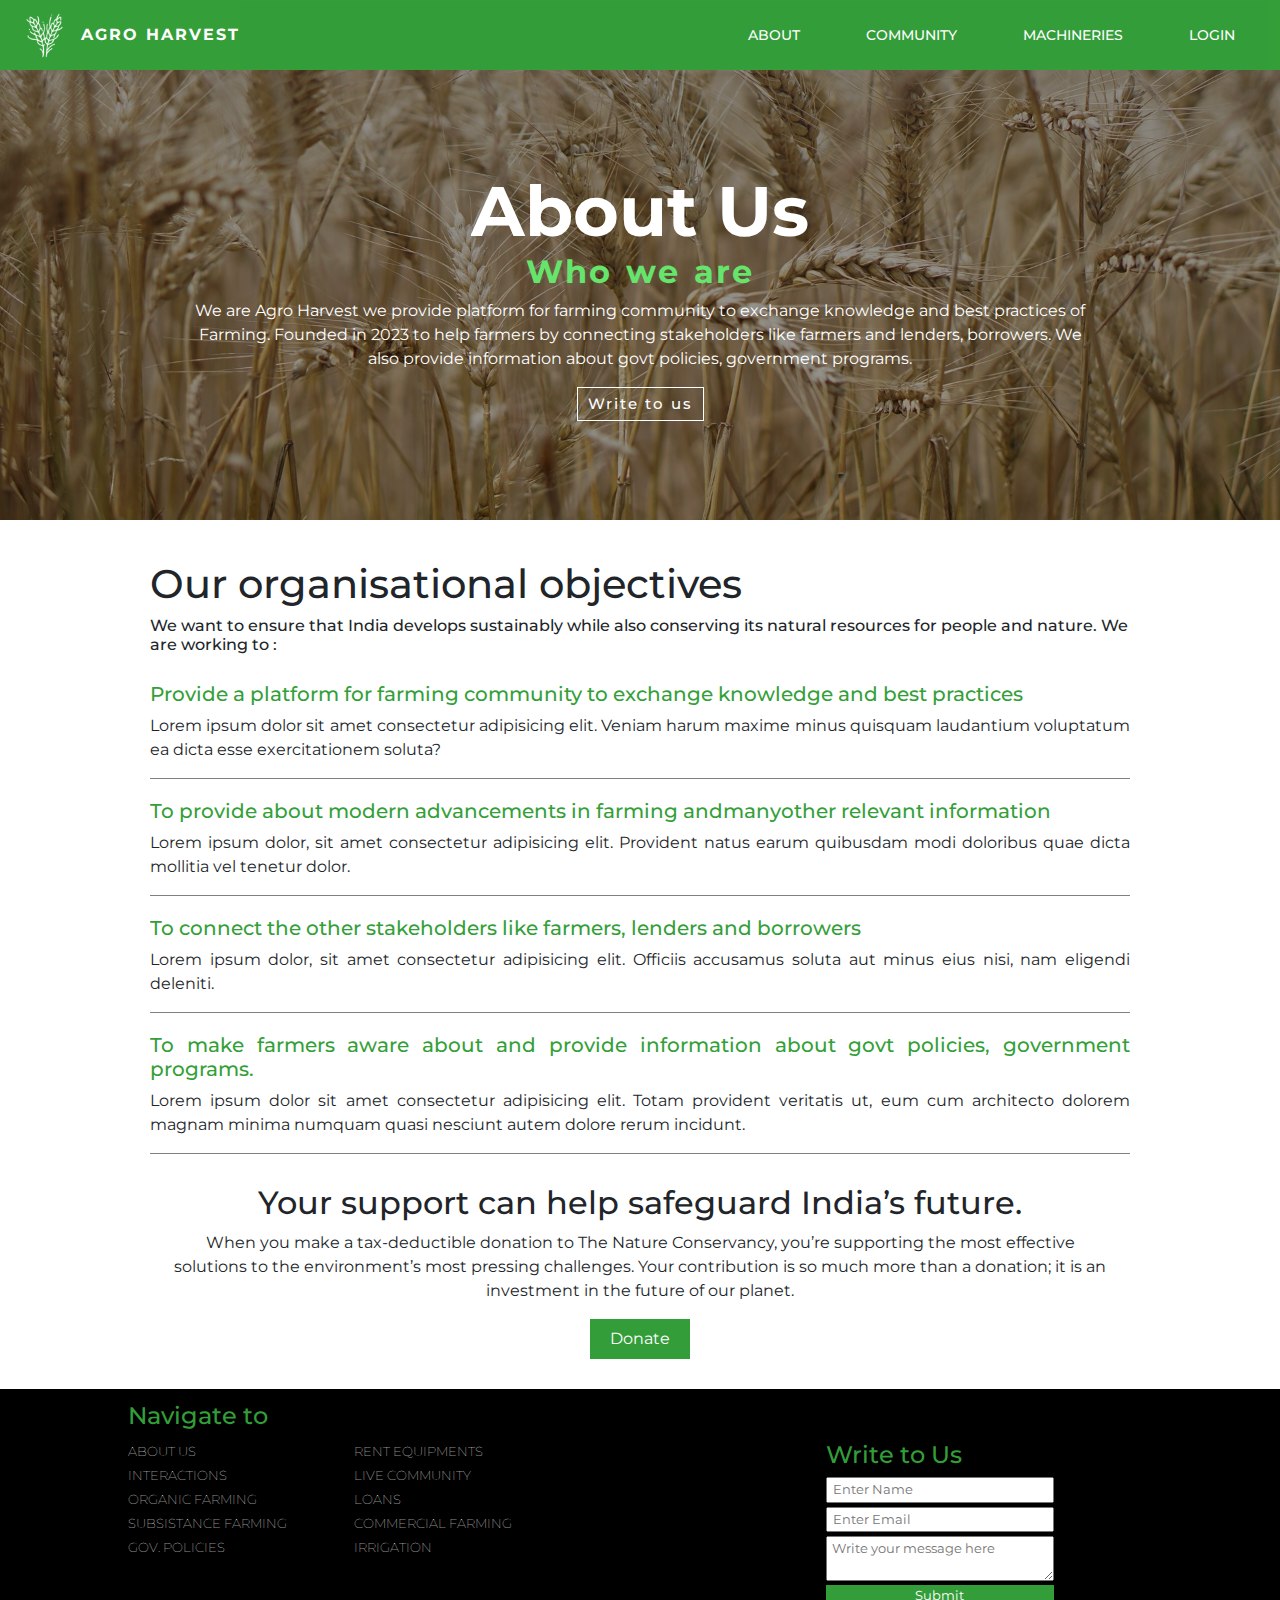
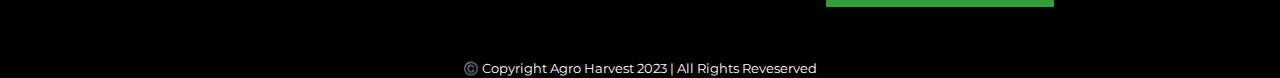
<file: about.html>
<!DOCTYPE html>
<html lang="en">

<head>
    <meta charset="UTF-8">
    <meta http-equiv="X-UA-Compatible" content="IE=edge">
    <meta name="viewport" content="width=device-width, initial-scale=1.0">
    <title>About | Agro Harvest </title>
    <link rel="stylesheet" href="https://cdn.jsdelivr.net/npm/bootstrap@5.3.0-alpha1/dist/css/bootstrap.min.css">
    <script src="https://cdn.jsdelivr.net/npm/bootstrap@5.3.0-alpha1/dist/js/bootstrap.bundle.min.js"></script>
    <link rel="preconnect" href="https://fonts.googleapis.com">
    <link rel="preconnect" href="https://fonts.gstatic.com" crossorigin>
    <link href="https://fonts.googleapis.com/css2?family=Montserrat:wght@500&display=swap" rel="stylesheet">
    <link rel="icon" type="image/x-icon" href="logo.png">
    <link rel="stylesheet" href="about.css">
</head>

<body>
    <div class="navbar navbar-expand-lg navbar-light">
        <div class="container-fluid">
            <div class="navbar-header">
                <img src="logo.png" alt="error" class="navbar-brand">
                <span class="ltext">AGRO HARVEST</span>
            </div>
            <button class="navbar-toggler" type="button" data-bs-toggle="offcanvas" data-bs-target="#offcanvasNavbar">
                <span class="navbar-toggler-icon"></span>
            </button>
            <div class="offcanvas offcanvas-end" tabindex="-1" id="offcanvasNavbar">
                <div class="offcanvas-header">
                    <h5 class="offcanvas-title" id="offcanvasNavbarLabel">Home</h5>
                    <button type="button" class="btn-close" data-bs-dismiss="offcanvas"></button>
                </div>
                <div class="offcanvas-body">
                    <ul class="navbar-nav justify-content-end flex-grow-1">
                        <li class="nav-item"><a class="nav-link" href="about.html">ABOUT</a></li>
                        <li class="nav-item"><a class="nav-link" href="Community.html">COMMUNITY</a></li>
                        <li class="nav-item"><a class="nav-link" href="rent.html">MACHINERIES</a></li>
                        <li class="nav-item"><a class="nav-link" href="#">LOGIN</a></li>
                    </ul>
                </div>
            </div>
        </div>
    </div>
    <div class="banner">
        <h1>About Us</h1>
        <h2>Who we are</h2>
        <p>We are Agro Harvest we provide platform for
            farming community to exchange knowledge and best practices of Farming. Founded in 2023 to help farmers by
            connecting stakeholders like farmers and lenders, borrowers. We also provide information about govt
            policies, government programs.</p>
        <button type="button"><a href="#foot1">Write to us</a></button>
    </div>
    <div class="section">
        <h1>Our organisational objectives</h1>
        <h6>We want to ensure that India develops sustainably while also conserving its natural resources for people and
            nature. We are working to :</h6>
        <div class="section_content">
            <div>
                <h5>Provide a platform for
                    farming community to exchange knowledge and best practices</h5>
                <p>Lorem ipsum dolor sit amet consectetur adipisicing elit. Veniam harum maxime minus quisquam
                    laudantium voluptatum ea dicta esse exercitationem soluta?</p>
            </div>
        </div>
        <div class="section_content">
            <div>
                <h5>To provide about modern advancements in farming andmanyother relevant information</h5>
                <p>Lorem ipsum dolor, sit amet consectetur adipisicing elit. Provident natus earum quibusdam modi
                    doloribus quae dicta mollitia vel tenetur dolor.</p>
            </div>
        </div>
        <div class="section_content">
            <div>
                <h5>To connect the other stakeholders like farmers, lenders and borrowers</h5>
                <p>Lorem ipsum dolor, sit amet consectetur adipisicing elit. Officiis accusamus soluta aut minus eius
                    nisi, nam eligendi deleniti.</p>
            </div>
        </div>
        <div class="section_content">
            <div>
                <h5>To make farmers aware about and provide information about govt policies, government programs.</h5>
                <p>Lorem ipsum dolor sit amet consectetur adipisicing elit. Totam provident veritatis ut, eum cum
                    architecto dolorem magnam minima numquam quasi nesciunt autem dolore rerum incidunt.</p>
            </div>
        </div>
    </div>
    <div class="donate">
        <h2>Your support can help safeguard India’s future.
        </h2>
        <p>When you make a tax-deductible donation to The Nature Conservancy, you’re supporting the most effective
            solutions to the environment’s most pressing challenges. Your contribution is so much more than a donation;
            it is an investment in the future of our planet.
        </p>
        <button>Donate</button>
    </div>
    <footer>
        <div class="foot" id="foot1">
            <h4>Navigate to</h4>
            <div id="links">
                <ul>
                    <li><a href="about.html">About Us</a></li>
                    <li><a href="Community.html">Interactions</a></li>
                    <li><a href="Organics.html">Organic Farming</a></li>
                    <li><a href="#">Subsistance Farming</a></li>
                    <li><a href="#">Gov. Policies</a></li>
                </ul>
                <ul>
                    <li><a href="rent.html">Rent equipments</a></li>
                    <li><a href="Chat.html">Live Community</a></li>
                    <li><a href="#">Loans</a></li>
                    <li><a href="Commercial.html">Commercial farming</a></li>
                    <li><a href="#">Irrigation</a></li>
                </ul>
            </div>

        </div>
        <div class="foot" id="foot3">
            <form action="">
                <h4>Write to Us</h4>
                <input type="name" name="name" id="name" placeholder=" Enter Name">
                <input type="email" name="email" id="email" placeholder=" Enter Email">
                <textarea name="textarea" id="" cols="21" rows="2" placeholder=" Write your message here"></textarea>
                <button type="submit">
                    Submit
                </button>
            </form>
        </div>

    </footer>
    <p id="copy">©️ Copyright Agro Harvest 2023 | All Rights Reveserved</p>
</body>
<script>

</script>

</html>
</file>
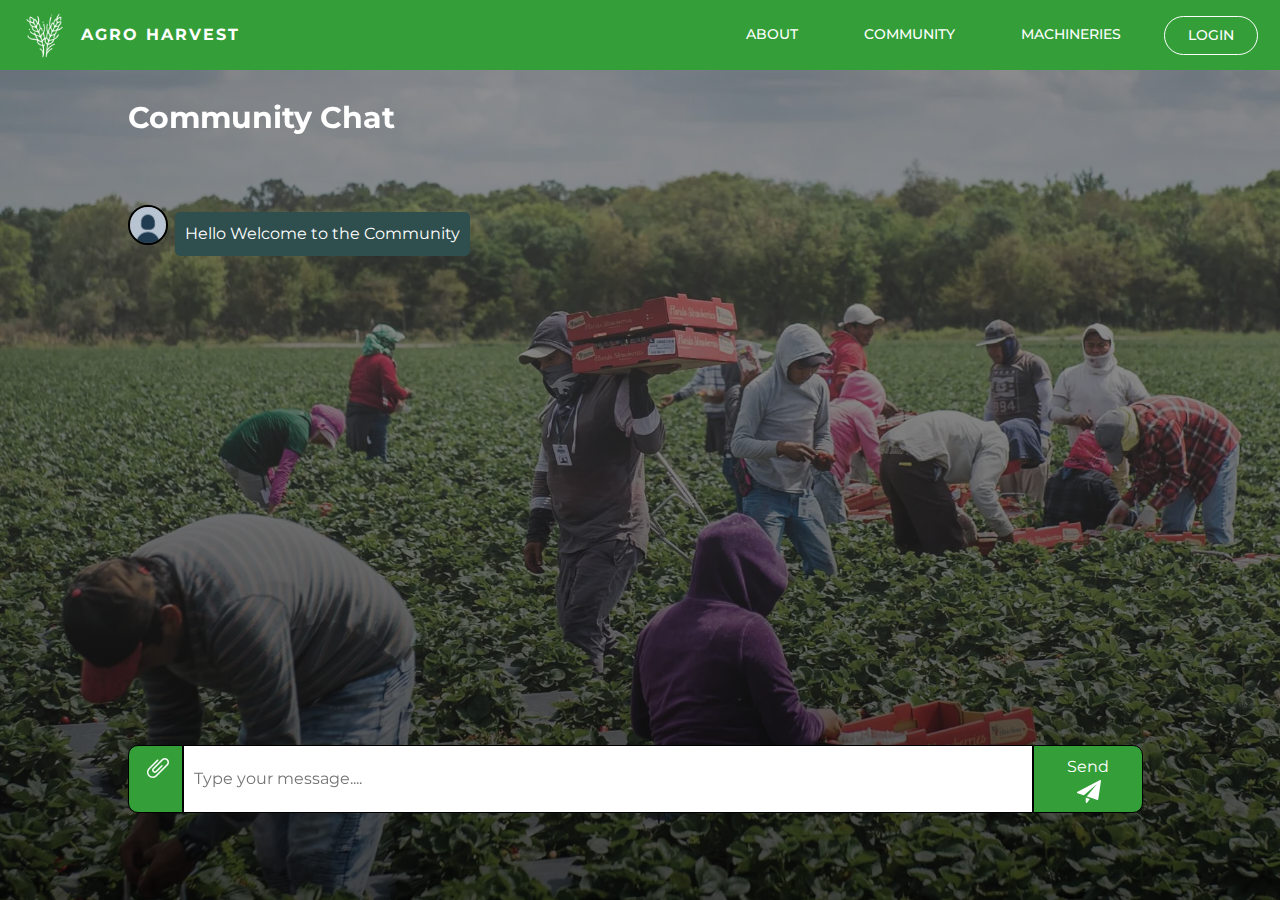
<file: Chat.html>
<!DOCTYPE html>
<html lang="en">

<head>
    <meta charset="UTF-8">
    <meta http-equiv="X-UA-Compatible" content="IE=edge">
    <meta name="viewport" content="width=device-width, initial-scale=1.0">
    <link rel="stylesheet" href="https://cdn.jsdelivr.net/npm/bootstrap@5.3.0-alpha1/dist/css/bootstrap.min.css">
    <script src="https://cdn.jsdelivr.net/npm/bootstrap@5.3.0-alpha1/dist/js/bootstrap.bundle.min.js"></script>
    <!-- <link rel="stylesheet" type="text/css" href="main.css"> -->

    <link rel="preconnect" href="https://fonts.googleapis.com">
    <link rel="preconnect" href="https://fonts.gstatic.com" crossorigin>
    <link href="https://fonts.googleapis.com/css2?family=Montserrat:wght@500&display=swap" rel="stylesheet">
    <title>Document</title>
    <style>
        * {
            font-family: 'Montserrat', Verdana, Geneva, Tahoma, sans-serif;
            /* text-align: justify; */
        }


        /* Navbar */
        .navbar {
            background-color: rgba(52, 159, 57);
            /* box-shadow: 0 0 6px rgba(225, 225, 225, 0.5) ; */
            padding: 0px;
            margin: 0px;
            height: 70px;
            position: sticky;
            top: 0px;
            z-index: 2;
        }

        .navbar-brand {
            height: 45px;
            padding: 0px 25px;
        }

        .nav-item a {
            font-size: 14px;
            font-weight: 500;
            color: white;
        }

        .navbar ul li {
            border-radius: 20px;
            padding: 0px 15px;
            margin: 15px 10px;
            transition: 0.5s;
        }

        .navbar ul li:hover {
            background-color: white;
        }

        .navbar-toggler-icon {
            color: #fff;
        }

        .nav-item :hover {
            color: black;
        }

        .navbar-light .navbar-toggler-icon {
            background-image: url("data:image/svg+xml,%3csvg xmlns='http://www.w3.org/2000/svg' viewBox='0 0 30 30'%3e%3cpath stroke='rgb(255, 255, 255)' stroke-linecap='round' stroke-miterlimit='10' stroke-width='2' d='M4 7h22M4 15h22M4 23h22'/%3e%3c/svg%3e");
        }

        .navbar-header img {
            filter: invert(100%);
            padding: 0px 10px;
            margin: 0px 0px;
        }

        .ltext {
            color: #fff;
            font-size: 1rem;
            font-weight: bold;
            letter-spacing: 2px;
        }

        .transb {
            padding: 5px 20px;
            font-size: 15px;
            background-color: rgba(255, 255, 255, 0);
            border-radius: 0px;
            border: 1.5px solid white;
            color: #fff;
            transition: 0.5s;
        }

        .transb:hover {
            background-color: white;
            color: black;
        }


        .chat {
            width: 100%;
            height: 100%;
            position: fixed;
            background-image: url(banner4.webp);
            background-image: linear-gradient(to bottom, rgba(93, 92, 92, 0.52), rgba(0, 0, 0, 0.73)), url('banner4.webp');
            background-size: cover;
        }

        .chat_contain {
            width: 80%;
            height: 60%;
            margin: 0px auto;
            overflow: scroll;
            overflow-x: hidden;
            -ms-overflow-style: none;
            scrollbar-width: none;
            overflow-y: scroll;
        }

        .chat_contain::-webkit-scrollbar {
            display: none;
        }

        .chat_heading {
            width: 80%;
            height: 15%;
            margin: 0px auto;
            padding: 30px 0px;
            color: white;
            /* border: 1px solid black; */
        }

        .chat_heading h3 {
            font-size: 30px;
            font-weight: bold;
        }

        .inputchat {
            display: flex;
            width: 80%;
            height: 15%;
            margin: 0px auto;
            /* border: 1px solid black; */
        }

        #file-input {
            display: none;
        }

        .attach-file {
            width: 55px;
            height: 50%;
            border: 1px solid black;
            padding: 9px 17px;
            border-top-left-radius: 10px;
            border-bottom-left-radius: 10px;
            background-color: rgba(52, 159, 57);
        }

        #text-input {
            width: 83%;
            height: 50%;
            padding: 10px 10px;
            border: 1px solid black;
            caret-color: green;
        }

        #text-input:focus {
            outline: none;
        }

        .send-btn {
            width: 110px;
            height: 50%;
            padding: 9px 20px;
            border: 1px solid black;
            border-top-right-radius: 10px;
            border-bottom-right-radius: 10px;
            background-color: rgba(52, 159, 57);
            color: #fff;
        }

        .send-btn img {
            filter: invert(100%);
            padding-left: 3px;
        }

        .attach-file img {
            filter: invert(100%);
        }

        /* #send-btn{
            display: none;
        } */
        .chat_contain img {
            width: 40px;
            height: 40px;
            border-radius: 50%;
            border: 2px solid black;
        }

        .message1 {
            width: 90%;
            height: 90%;
            margin: auto auto;
        }

        .mcontent1 {
            margin: 7px 7px;
            padding: 10px 10px;
            max-width: 400px;
            height: auto;
            border-radius: 5px;
            background-color: darkslategrey;
            color: #fff;
        }

        .mcontent2 {
            margin: 7px 7px;
            padding: 10px 10px;
            max-width: 400px;
            height: auto;
            border-radius: 5px;
            background-color: rgba(52, 159, 57);
            color: #fff;
        }

        .sender {
            flex-direction: row-reverse;
        }
    </style>
</head>

<body>
    <!-- Navbar -->
    <div class="navbar navbar-expand-lg navbar-light">
        <div class="container-fluid">
            <div class="navbar-header">
                <img src="w.png" alt="error" class="navbar-brand">
                <span class="ltext">AGRO HARVEST</span>
            </div>
            <button class="navbar-toggler" type="button" data-bs-toggle="offcanvas" data-bs-target="#offcanvasNavbar">
                <span class="navbar-toggler-icon"></span>
            </button>
            <div class="offcanvas offcanvas-end" tabindex="-1" id="offcanvasNavbar">
                <div class="offcanvas-header">
                    <h5 class="offcanvas-title" id="offcanvasNavbarLabel">Home</h5>
                    <button type="button" class="btn-close" data-bs-dismiss="offcanvas"></button>
                </div>
                <div class="offcanvas-body">
                    <ul class="navbar-nav justify-content-end flex-grow-1">
                        <li class="nav-item"><a class="nav-link" href="about.html">ABOUT</a></li>
                        <li class="nav-item"><a class="nav-link" href="Community.html">COMMUNITY</a></li>
                        <li class="nav-item"><a class="nav-link" href="rent.html">MACHINERIES</a></li>
                        <li class="transb nav-item"><a class="nav-link" href="#">LOGIN</a></li>
                    </ul>
                </div>
            </div>
        </div>
    </div>


    <div class="chat">
        <div class="chat_heading">
            <h3>Community Chat</h3>
        </div>
        <div class="chat_contain">
            <div class="message" id="msg">
                <div class="d-flex">
                    <img src="pp3.jpg">
                    <div class="mcontent1">Hello Welcome to the Community</div>
                </div>
            </div>
        </div>
        <div class="inputchat">
            <label class="attach-file" for="file-input">
                <img src="attach-file.png">
            </label>
            <input type="file" id="file-input">
            <input type="text" id="text-input" placeholder="Type your message....">

            <button type="button" class="send-btn" id="send-btn" onclick="send()">Send<img
                    src="paper-plane.png"></button>
        </div>
    </div>
</body>
<script>
    const text_input = document.getElementById('text-input');
    const msg = document.getElementById('msg');
    const send = () => {
        const box = document.createElement('div');
        let text = text_input.value;
        box.innerHTML = `<div class="d-flex sender">
                        <img src="pp3.jpg">
                        <div class="mcontent2">${text}</div>
                    </div>`;
        msg.appendChild(box);
    }

    text_input.addEventListener("keypress", function (event) {
        if (event.key === "Enter") {
            event.preventDefault();
            document.getElementById("send-btn").click();
        }
    });

</script>

</html>
</file>
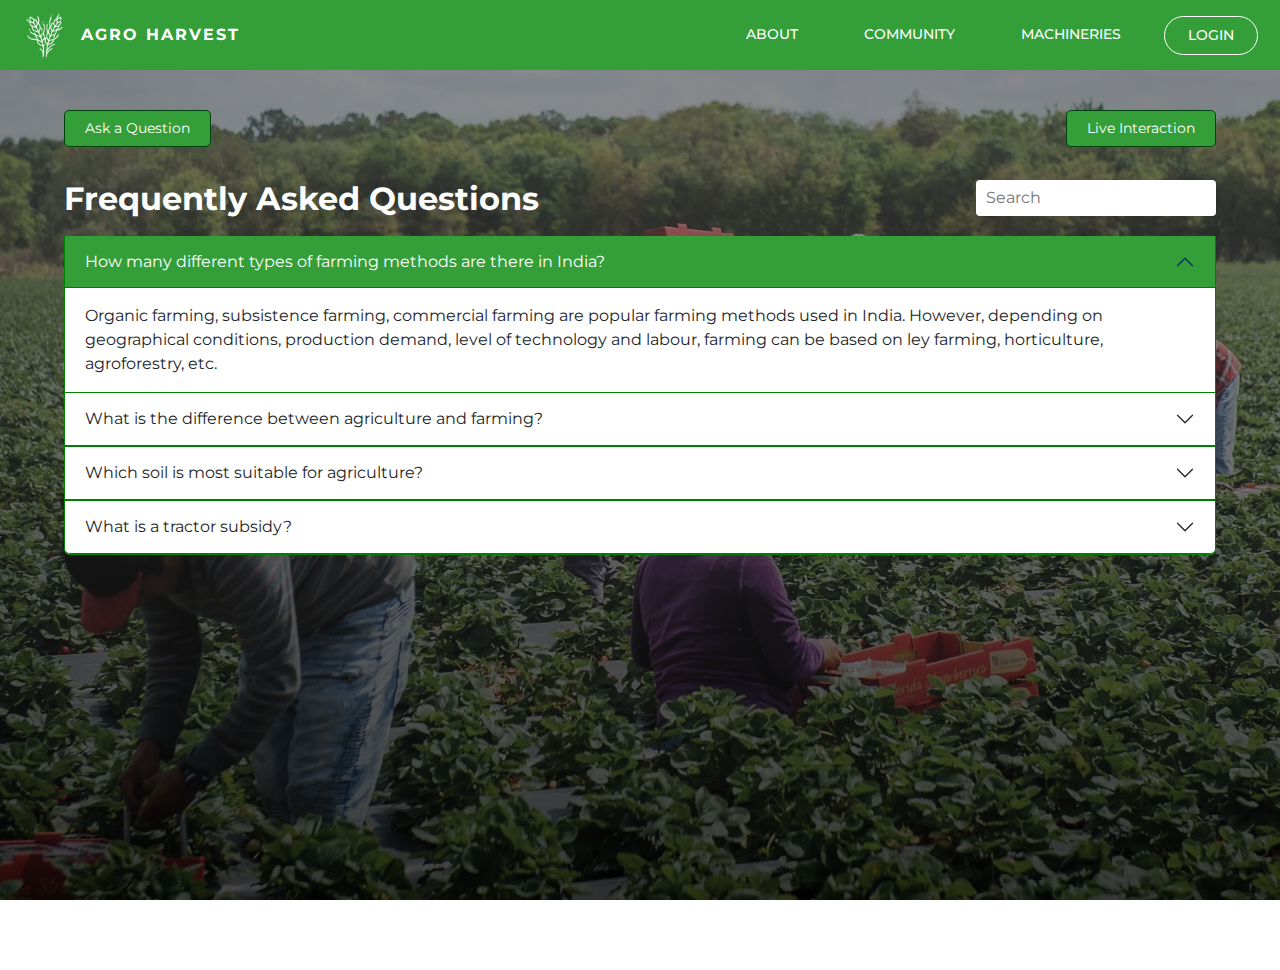
<file: Community.html>
<!DOCTYPE html>
<html lang="en">

<head>
    <meta charset="UTF-8">
    <meta http-equiv="X-UA-Compatible" content="IE=edge">
    <meta name="viewport" content="width=device-width, initial-scale=1.0">
    <link rel="stylesheet" href="https://cdn.jsdelivr.net/npm/bootstrap@5.3.0-alpha1/dist/css/bootstrap.min.css">
    <script src="https://cdn.jsdelivr.net/npm/bootstrap@5.3.0-alpha1/dist/js/bootstrap.bundle.min.js"></script>
    <!-- <link rel="stylesheet" type="text/css" href="main.css"> -->

    <link rel="preconnect" href="https://fonts.googleapis.com">
    <link rel="preconnect" href="https://fonts.gstatic.com" crossorigin>
    <link href="https://fonts.googleapis.com/css2?family=Montserrat:wght@500&display=swap" rel="stylesheet">
    <title>Document</title>
    <style>
        * {
            font-family: 'Montserrat', Verdana, Geneva, Tahoma, sans-serif;
            /* text-align: justify; */
        }


        /* Navbar */
        .navbar {
            background-color: rgba(52, 159, 57);
            /* box-shadow: 0 0 6px rgba(225, 225, 225, 0.5) ; */
            padding: 0px;
            margin: 0px;
            height: 70px;
            position: sticky;
            top: 0px;
            z-index: 2;
        }

        .navbar-brand {
            height: 45px;
            padding: 0px 25px;
        }

        .nav-item a {
            font-size: 14px;
            font-weight: 500;
            color: white;
        }

        .navbar ul li {
            border-radius: 20px;
            padding: 0px 15px;
            margin: 15px 10px;
            transition: 0.5s;
        }

        .navbar ul li:hover {
            background-color: white;
        }

        .navbar-toggler-icon {
            color: #fff;
        }

        .nav-item :hover {
            color: black;
        }

        .navbar-light .navbar-toggler-icon {
            background-image: url("data:image/svg+xml,%3csvg xmlns='http://www.w3.org/2000/svg' viewBox='0 0 30 30'%3e%3cpath stroke='rgb(255, 255, 255)' stroke-linecap='round' stroke-miterlimit='10' stroke-width='2' d='M4 7h22M4 15h22M4 23h22'/%3e%3c/svg%3e");
        }

        .navbar-header img {
            filter: invert(100%);
            padding: 0px 10px;
            margin: 0px 0px;
        }

        .ltext {
            color: #fff;
            font-size: 1rem;
            font-weight: bold;
            letter-spacing: 2px;
        }
        .transb {
            padding: 5px 20px;
            font-size: 15px;
            background-color: rgba(255, 255, 255, 0);
            border-radius: 0px;
            border: 1.5px solid white;
            color: #fff;
            transition: 0.5s;
        }

        .transb:hover {
            background-color: white;
            color: black;
        }


        /* FAQ */
        .community {
            width: 100%;
            height: 100vh;
            background-size: cover;
            background-image: url(banner4.webp);
            background-image: linear-gradient(to bottom, rgba(93, 92, 92, 0.52), rgba(0, 0, 0, 0.73)), url('banner4.webp');
            /* position: fixed; */
            /* background-repeat: no-repeat; */
            background-attachment: fixed;
            overflow: scroll;
            scrollbar-width: none;
        }

        .community::-webkit-scrollbar {
            display: none;
        }

        .faq {
            width: 100%;
            height: auto;
            display: flex;
            justify-content: center;
            align-items: center;
            margin-top: 60px;
        }

        .accordion {
            width: 90%;
            --bs-accordion-active-bg: rgba(52, 159, 57);
            --bs-accordion-btn-focus-box-shadow: none;
            --bs-accordion-active-color: white;
            --bs-accordion-border-color: green;
        }

        .gbutton {
            padding: 0px 0px;
            background-color: rgba(52, 159, 57);
            font-size: 14px;
            border-radius: 5px;
            border: 1px solid rgb(0, 65, 14);
            color: white;
        }
        .gbutton a{
            padding: 7px 20px;
            border-radius: 5px;
            width: 100%;
            color: #fff;
            text-decoration: none;
            display: block;
            transition: 0.5s;
        }

        .gbutton a:hover {
            /* width: 100%; */
            background-color: white;
            color: black;
        }

        .option {
            width: 90%;
            height: 37px;
            margin-top: 40px;
            display: flex;
            justify-content: space-between;
        }

        .accordion-button.collapsed {
            border-bottom: 1px solid green;
        }

        .search {
            padding: 6px 10px;
            border-radius: 4px;
            border: none;
            caret-color: green;
        }

        .search:focus {
            outline: none;
        }
    </style>
</head>

<body>
    <!-- Navbar -->
    <div class="navbar navbar-expand-lg navbar-light">
        <div class="container-fluid">
            <div class="navbar-header">
                <img src="w.png" alt="error" class="navbar-brand">
                <span class="ltext">AGRO HARVEST</span>
            </div>
            <button class="navbar-toggler" type="button" data-bs-toggle="offcanvas" data-bs-target="#offcanvasNavbar">
                <span class="navbar-toggler-icon"></span>
            </button>
            <div class="offcanvas offcanvas-end" tabindex="-1" id="offcanvasNavbar">
                <div class="offcanvas-header">
                    <h5 class="offcanvas-title" id="offcanvasNavbarLabel">Home</h5>
                    <button type="button" class="btn-close" data-bs-dismiss="offcanvas"></button>
                </div>
                <div class="offcanvas-body">
                    <ul class="navbar-nav justify-content-end flex-grow-1">
                        <li class="nav-item"><a class="nav-link" href="about.html">ABOUT</a></li>
                        <li class="nav-item"><a class="nav-link" href="Community.html">COMMUNITY</a></li>
                        <li class="nav-item"><a class="nav-link" href="rent.html">MACHINERIES</a></li>
                        <li class="transb nav-item"><a class="nav-link" href="#">LOGIN</a></li>
                    </ul>
                </div>
            </div>
        </div>
    </div>
</body>


<!-- FAQ -->
<div class="community">
    <div style="width: 100%; height: 50px; display: flex; justify-content: center;">
        <div class="option">
            <button type="button" class="gbutton"><a href="#">Ask a Question</a></button>
            <button type="button" class="gbutton"><a href="Chat.html">Live Interaction</a></button>
        </div>
    </div>
    <div class="faq">
        <div class="accordion" id="accordionPanelsStayOpenExample">
            <div style="width: 100%;display: flex; justify-content: space-between;margin-bottom: 20px;">
                <h2 style="color: white; font-weight: bold; width: 50%; height: 10px;">Frequently Asked Questions</h2>
                <input type="text" class="search" placeholder="Search">
            </div>
            <div class="accordion-item">
                <h2 class="accordion-header" id="panelsStayOpen-headingOne">
                    <button class="accordion-button" type="button" data-bs-toggle="collapse"
                        data-bs-target="#panelsStayOpen-collapseOne" aria-expanded="true"
                        aria-controls="panelsStayOpen-collapseOne">
                        How many different types of farming methods are there in India?
                    </button>
                </h2>
                <div id="panelsStayOpen-collapseOne" class="accordion-collapse collapse show"
                    aria-labelledby="panelsStayOpen-headingOne">
                    <div class="accordion-body">
                        Organic farming, subsistence farming, commercial farming are popular farming methods used in India. However, depending on geographical conditions, production demand, level of technology and labour, farming can be based on ley farming, horticulture, agroforestry, etc.
                    </div>
                </div>
            </div>
            <div class="accordion-item">
                <h2 class="accordion-header" id="panelsStayOpen-headingTwo">
                    <button class="accordion-button collapsed" type="button" data-bs-toggle="collapse"
                        data-bs-target="#panelsStayOpen-collapseTwo" aria-expanded="false"
                        aria-controls="panelsStayOpen-collapseTwo">
                        What is the difference between agriculture and farming?
                    </button>
                </h2>
                <div id="panelsStayOpen-collapseTwo" class="accordion-collapse collapse"
                    aria-labelledby="panelsStayOpen-headingTwo">
                    <div class="accordion-body">
                        Agriculture is a vast term that involves growing crops and raising animals that provide food and utility resources. It also includes R&D, production, distribution, advanced technology, and more. While farming is part of agriculture that is plant or modern science based, involving cultivating soil to grow crops and rearing animals for their by-products.
                    </div>
                </div>
            </div>
            <div class="accordion-item">
                <h2 class="accordion-header" id="panelsStayOpen-headingThree">
                    <button class="accordion-button collapsed" type="button" data-bs-toggle="collapse"
                        data-bs-target="#panelsStayOpen-collapseThree" aria-expanded="false"
                        aria-controls="panelsStayOpen-collapseThree">
                        Which soil is most suitable for agriculture?
                    </button>
                </h2>
                <div id="panelsStayOpen-collapseThree" class="accordion-collapse collapse"
                    aria-labelledby="panelsStayOpen-headingThree">
                    <div class="accordion-body">
                        Different soil types are found with unique physical, chemical and biological aspects. For example, alluvial soil is believed to be the most fertile soil with potassium and is appropriate for crops like sugarcane, paddy and others.
                    </div>
                </div>
            </div>
            <div class="accordion-item">
                <h2 class="accordion-header" id="panelsStayOpen-headingFour">
                    <button class="accordion-button collapsed" type="button" data-bs-toggle="collapse"
                        data-bs-target="#panelsStayOpen-collapseFour" aria-expanded="false"
                        aria-controls="panelsStayOpen-collapseFour">
                        What is a tractor subsidy?
                    </button>
                </h2>
                <div id="panelsStayOpen-collapseFour" class="accordion-collapse collapse"
                    aria-labelledby="panelsStayOpen-headingFour">
                    <div class="accordion-body">
                        Govt. of India offers a provision of subsidy over new tractors for promoting the mechanisation component of the Macro-Management Scheme of Agriculture. The scheme is open to all categories of farmers and follows a general subsidy pattern.
                    </div>
                </div>
            </div>
        </div>
    </div>
</div>

</html>
</file>
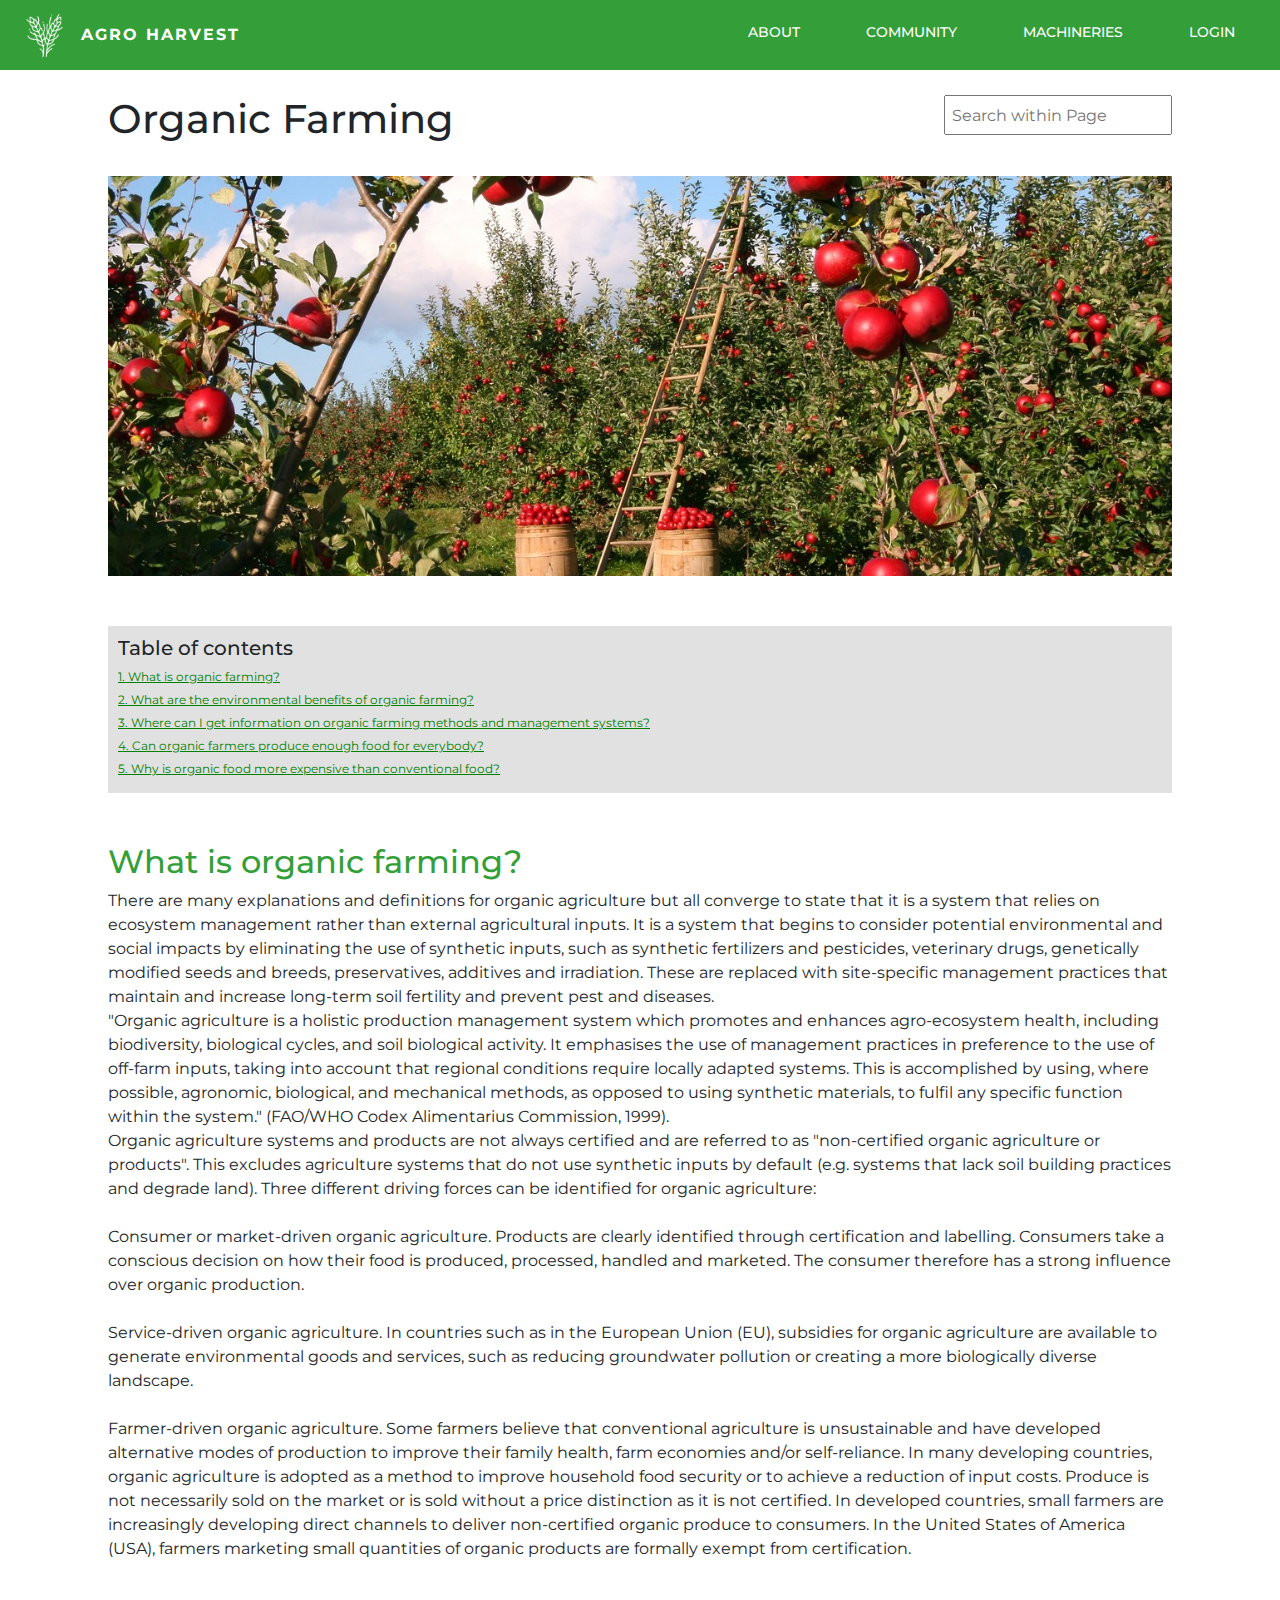
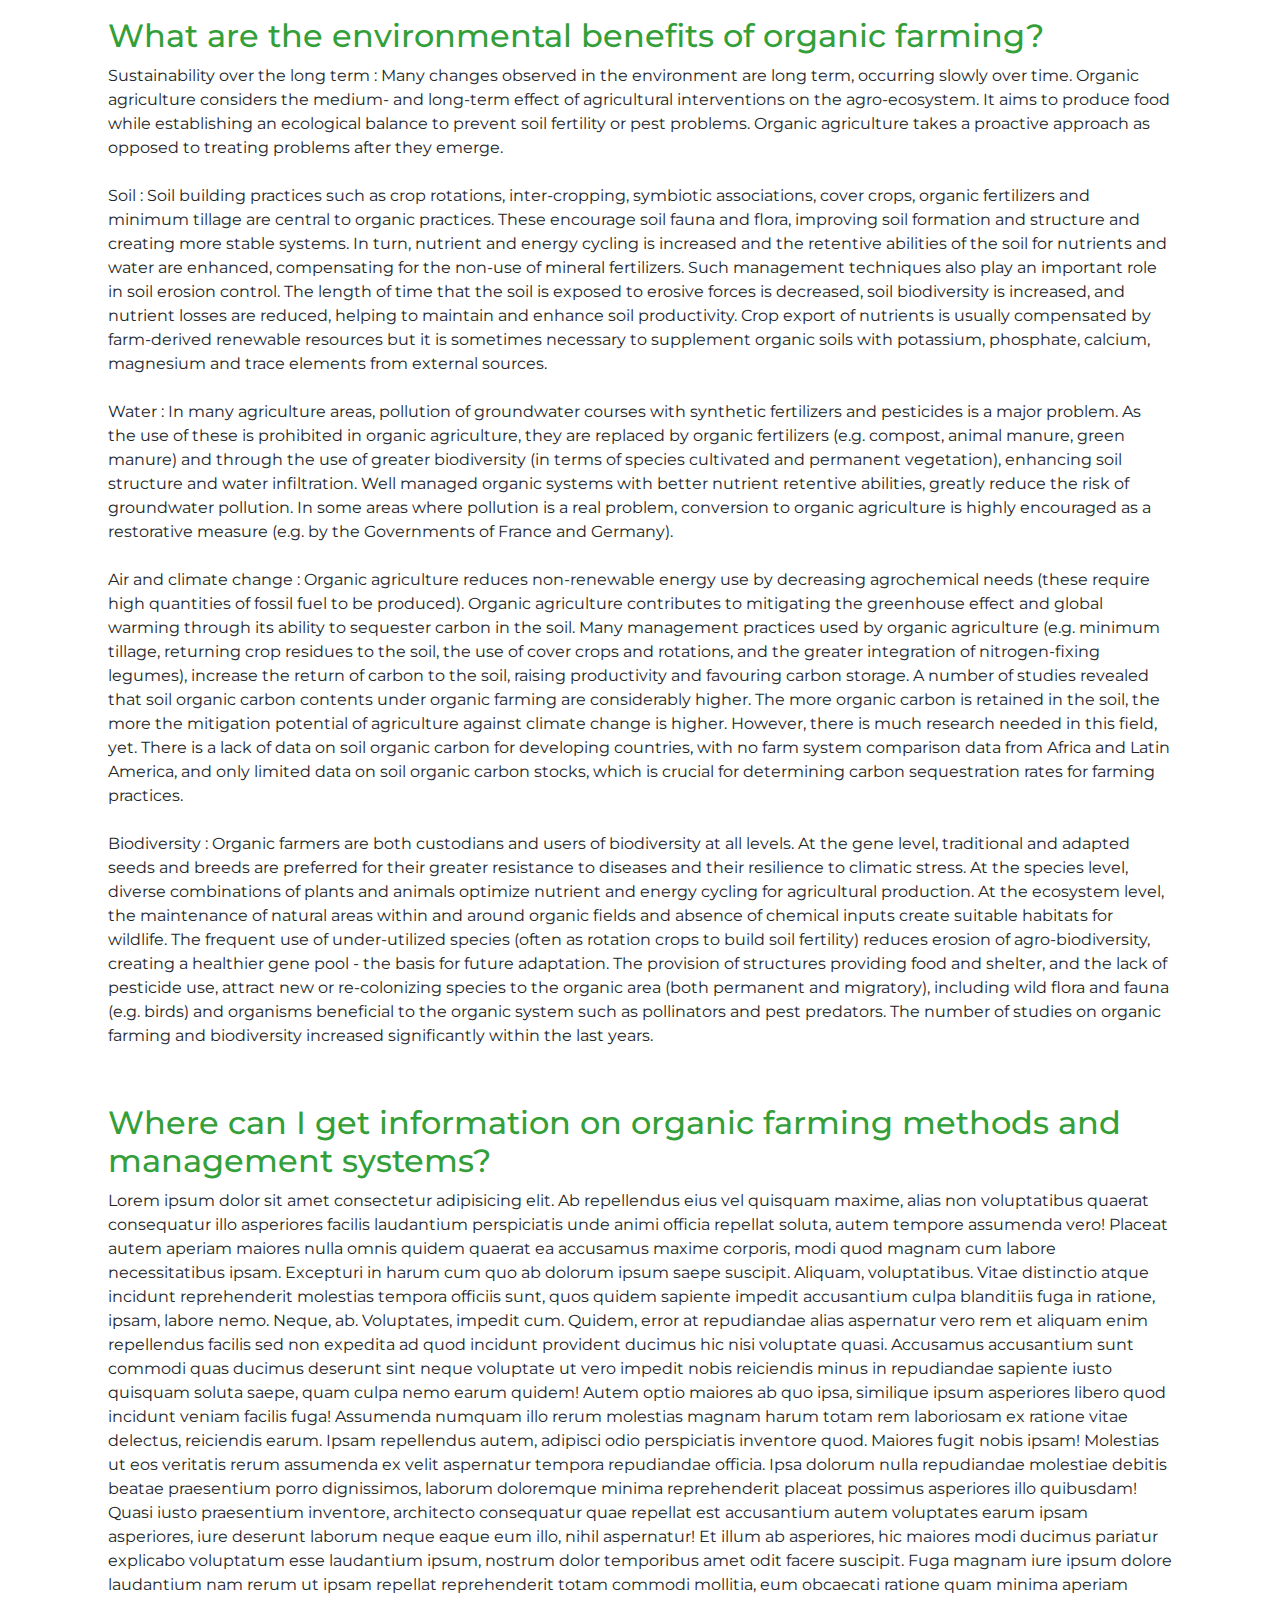
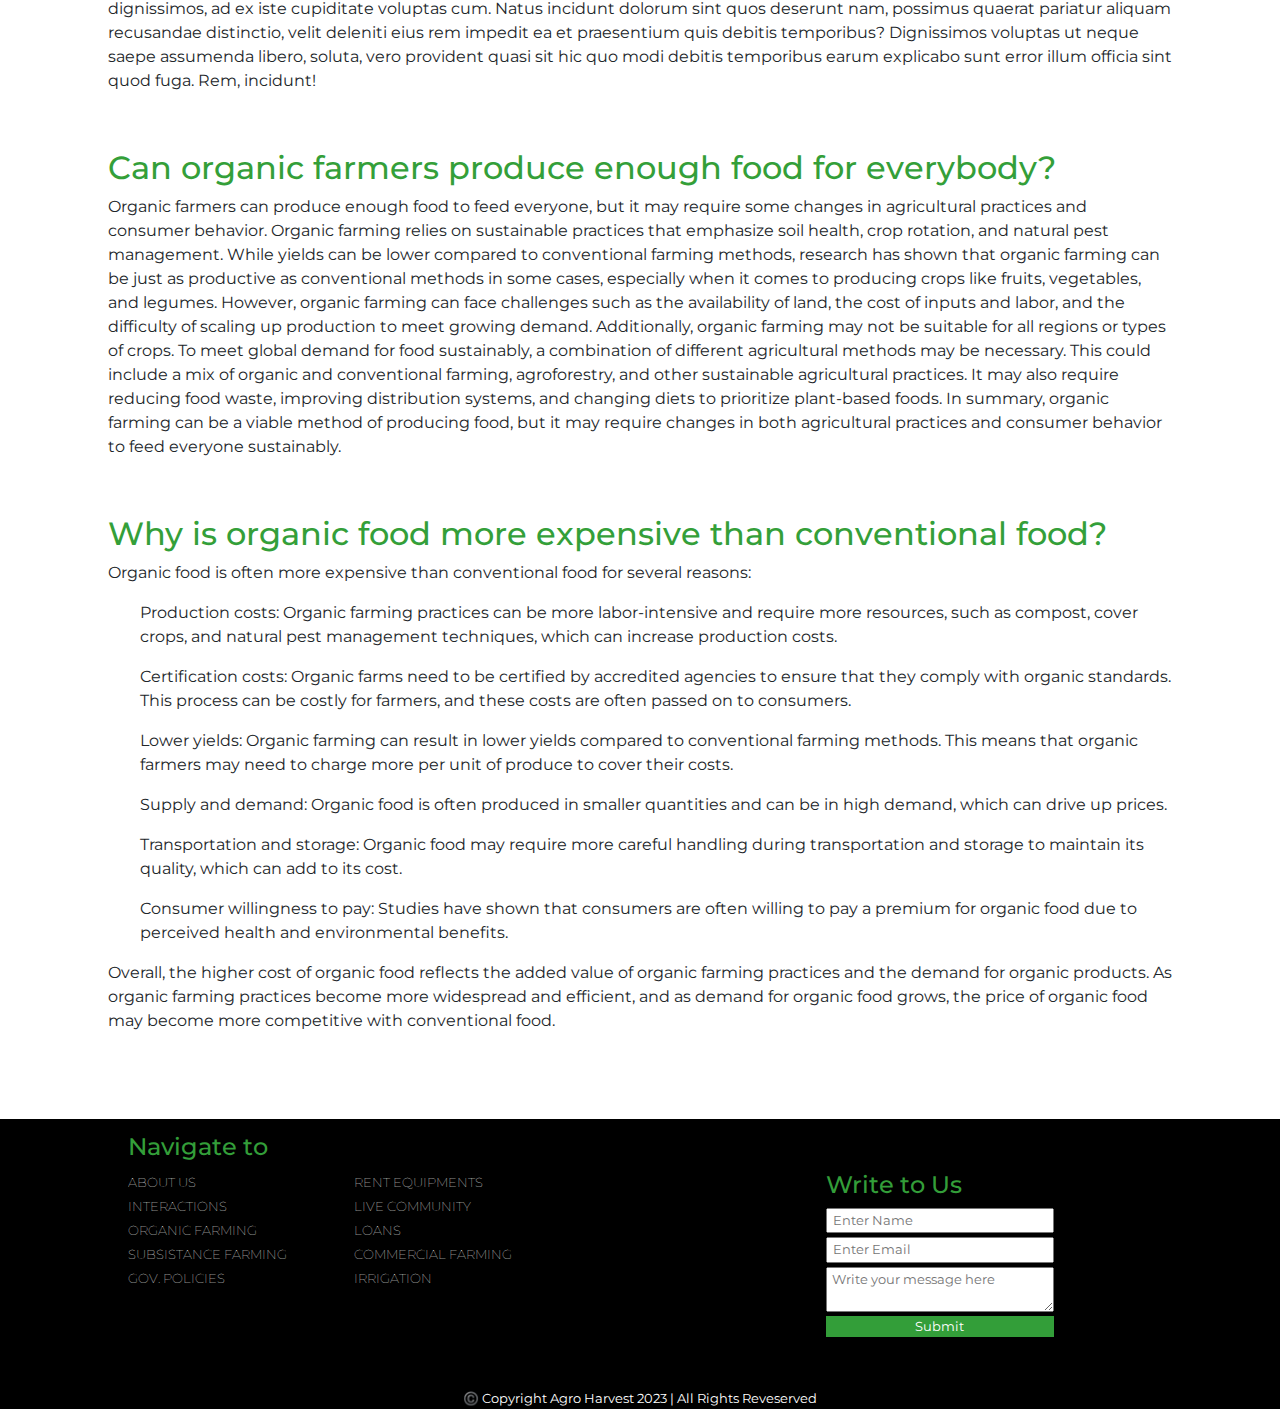
<file: Organics.html>
<!DOCTYPE html>
<html lang="en">

<head>
    <meta charset="UTF-8">
    <meta http-equiv="X-UA-Compatible" content="IE=edge">
    <meta name="viewport" content="width=device-width, initial-scale=1.0">
    <title>Organic Farming</title>
    <link rel="stylesheet" href="https://cdn.jsdelivr.net/npm/bootstrap@5.3.0-alpha1/dist/css/bootstrap.min.css">
    <script src="https://cdn.jsdelivr.net/npm/bootstrap@5.3.0-alpha1/dist/js/bootstrap.bundle.min.js"></script>
    <link rel="preconnect" href="https://fonts.googleapis.com">
    <link rel="preconnect" href="https://fonts.gstatic.com" crossorigin>
    <link href="https://fonts.googleapis.com/css2?family=Montserrat:wght@500&display=swap" rel="stylesheet">
    <link rel="icon" type="image/x-icon" href="logo.png">
    <link rel="stylesheet" href="organics.css">
</head>

<body>
    <div class="navbar navbar-expand-lg navbar-light">
        <div class="container-fluid">
            <div class="navbar-header">
                <img src="logo.png" alt="error" class="navbar-brand">
                <span class="ltext">AGRO HARVEST</span>
            </div>
            <button class="navbar-toggler" type="button" data-bs-toggle="offcanvas" data-bs-target="#offcanvasNavbar">
                <span class="navbar-toggler-icon"></span>
            </button>
            <div class="offcanvas offcanvas-end" tabindex="-1" id="offcanvasNavbar">
                <div class="offcanvas-header">
                    <h5 class="offcanvas-title" id="offcanvasNavbarLabel">Home</h5>
                    <button type="button" class="btn-close" data-bs-dismiss="offcanvas"></button>
                </div>
                <div class="offcanvas-body">
                    <ul class="navbar-nav justify-content-end flex-grow-1">
                        <li class="nav-item"><a class="nav-link" href="about.html">ABOUT</a></li>
                        <li class="nav-item"><a class="nav-link" href="Community.html">COMMUNITY</a></li>
                        <li class="nav-item"><a class="nav-link" href="rent.html">MACHINERIES</a></li>
                        <li class="nav-item"><a class="nav-link" href="#">LOGIN</a></li>
                    </ul>
                </div>
            </div>
        </div>
    </div>
    <div class="container">
        <div id="topbar">
            <h1>Organic Farming</h1>
            <input type="search" placeholder=" Search within Page">
        </div>
        <div class="imgcontainer">
            <img src="Organics.jpg" alt="error">
        </div>
        <div class="topics">
            <h5>Table of contents</h5>
            <p><a href="#tc1">1. What is organic farming?</a></p>
            <p><a href="#tc2">2. What are the environmental benefits of organic farming?</p>
            <p><a href="#tc3">3. Where can I get information on organic farming methods and management systems?</a></p>
            <p><a href="#tc4">4. Can organic farmers produce enough food for everybody?</a></p>
            <p><a href="#tc5">5. Why is organic food more expensive than conventional food?</a></p>
        </div>
        <div class="topic_content" id="tc1">
            <h2>What is organic farming?</h2>
            <p>
                There are many explanations and definitions for organic agriculture but all converge to state that it is
                a system that relies on ecosystem management rather than external agricultural inputs. It is a system
                that begins to consider potential environmental and social impacts by eliminating the use of synthetic
                inputs, such as synthetic fertilizers and pesticides, veterinary drugs, genetically modified seeds and
                breeds, preservatives, additives and irradiation. These are replaced with site-specific management
                practices that maintain and increase long-term soil fertility and prevent pest and diseases. <br>

                "Organic agriculture is a holistic production management system which promotes and enhances
                agro-ecosystem health, including biodiversity, biological cycles, and soil biological activity. It
                emphasises the use of management practices in preference to the use of off-farm inputs, taking into
                account that regional conditions require locally adapted systems. This is accomplished by using, where
                possible, agronomic, biological, and mechanical methods, as opposed to using synthetic materials, to
                fulfil any specific function within the system." (FAO/WHO Codex Alimentarius Commission, 1999).<br>

                Organic agriculture systems and products are not always certified and are referred to as "non-certified
                organic agriculture or products". This excludes agriculture systems that do not use synthetic inputs by
                default (e.g. systems that lack soil building practices and degrade land). Three different driving
                forces can be identified for organic agriculture:<br><br>
                Consumer or market-driven organic agriculture. Products are clearly identified through certification and
                labelling. Consumers take a conscious decision on how their food is produced, processed, handled and
                marketed. The consumer therefore has a strong influence over organic production.<br><br>
                Service-driven organic agriculture. In countries such as in the European Union (EU), subsidies for
                organic agriculture are available to generate environmental goods and services, such as reducing
                groundwater pollution or creating a more biologically diverse landscape.<br><br>
                Farmer-driven organic agriculture. Some farmers believe that conventional agriculture is unsustainable
                and have developed alternative modes of production to improve their family health, farm economies and/or
                self-reliance. In many developing countries, organic agriculture is adopted as a method to improve
                household food security or to achieve a reduction of input costs. Produce is not necessarily sold on the
                market or is sold without a price distinction as it is not certified. In developed countries, small
                farmers are increasingly developing direct channels to deliver non-certified organic produce to
                consumers. In the United States of America (USA), farmers marketing small quantities of organic products
                are formally exempt from certification.

            </p>
        </div>
        <div class="topic_content" id="tc2">
            <h2>What are the environmental benefits of organic farming?</h2>
            <p>
                Sustainability over the long term : Many changes observed in the environment are long term, occurring
                slowly over time. Organic agriculture considers the medium- and long-term effect of agricultural
                interventions on the agro-ecosystem. It aims to produce food while establishing an ecological balance to
                prevent soil fertility or pest problems. Organic agriculture takes a proactive approach as opposed to
                treating problems after they emerge.<br><br>
                Soil : Soil building practices such as crop rotations, inter-cropping, symbiotic associations, cover
                crops, organic fertilizers and minimum tillage are central to organic practices. These encourage soil
                fauna and flora, improving soil formation and structure and creating more stable systems. In turn,
                nutrient and energy cycling is increased and the retentive abilities of the soil for nutrients and water
                are enhanced, compensating for the non-use of mineral fertilizers. Such management techniques also play
                an important role in soil erosion control. The length of time that the soil is exposed to erosive forces
                is decreased, soil biodiversity is increased, and nutrient losses are reduced, helping to maintain and
                enhance soil productivity. Crop export of nutrients is usually compensated by farm-derived renewable
                resources but it is sometimes necessary to supplement organic soils with potassium, phosphate, calcium,
                magnesium and trace elements from external sources.<br><br>
                Water : In many agriculture areas, pollution of groundwater courses with synthetic fertilizers and
                pesticides is a major problem. As the use of these is prohibited in organic agriculture, they are
                replaced by organic fertilizers (e.g. compost, animal manure, green manure) and through the use of
                greater biodiversity (in terms of species cultivated and permanent vegetation), enhancing soil structure
                and water infiltration. Well managed organic systems with better nutrient retentive abilities, greatly
                reduce the risk of groundwater pollution. In some areas where pollution is a real problem, conversion to
                organic agriculture is highly encouraged as a restorative measure (e.g. by the Governments of France and
                Germany).<br><br>
                Air and climate change : Organic agriculture reduces non-renewable energy use by decreasing agrochemical
                needs (these require high quantities of fossil fuel to be produced). Organic agriculture contributes to
                mitigating the greenhouse effect and global warming through its ability to sequester carbon in the soil.
                Many management practices used by organic agriculture (e.g. minimum tillage, returning crop residues to
                the soil, the use of cover crops and rotations, and the greater integration of nitrogen-fixing legumes),
                increase the return of carbon to the soil, raising productivity and favouring carbon storage. A number
                of studies revealed that soil organic carbon contents under organic farming are considerably higher. The
                more organic carbon is retained in the soil, the more the mitigation potential of agriculture against
                climate change is higher. However, there is much research needed in this field, yet. There is a lack of
                data on soil organic carbon for developing countries, with no farm system comparison data from Africa
                and Latin America, and only limited data on soil organic carbon stocks, which is crucial for determining
                carbon sequestration rates for farming practices.<br><br>
                Biodiversity : Organic farmers are both custodians and users of biodiversity at all levels. At the gene
                level, traditional and adapted seeds and breeds are preferred for their greater resistance to diseases
                and their resilience to climatic stress. At the species level, diverse combinations of plants and
                animals optimize nutrient and energy cycling for agricultural production. At the ecosystem level, the
                maintenance of natural areas within and around organic fields and absence of chemical inputs create
                suitable habitats for wildlife. The frequent use of under-utilized species (often as rotation crops to
                build soil fertility) reduces erosion of agro-biodiversity, creating a healthier gene pool - the basis
                for future adaptation. The provision of structures providing food and shelter, and the lack of pesticide
                use, attract new or re-colonizing species to the organic area (both permanent and migratory), including
                wild flora and fauna (e.g. birds) and organisms beneficial to the organic system such as pollinators and
                pest predators. The number of studies on organic farming and biodiversity increased significantly within
                the last years.
            </p>
        </div>
        <div class="topic_content" id="tc3">
            <h2>Where can I get information on organic farming methods and management systems?</h2>
            <p>
                Lorem ipsum dolor sit amet consectetur adipisicing elit. Ab repellendus eius vel quisquam maxime, alias
                non voluptatibus quaerat consequatur illo asperiores facilis laudantium perspiciatis unde animi officia
                repellat soluta, autem tempore assumenda vero! Placeat autem aperiam maiores nulla omnis quidem quaerat
                ea accusamus maxime corporis, modi quod magnam cum labore necessitatibus ipsam. Excepturi in harum cum
                quo ab dolorum ipsum saepe suscipit. Aliquam, voluptatibus. Vitae distinctio atque incidunt
                reprehenderit molestias tempora officiis sunt, quos quidem sapiente impedit accusantium culpa blanditiis
                fuga in ratione, ipsam, labore nemo. Neque, ab. Voluptates, impedit cum. Quidem, error at repudiandae
                alias aspernatur vero rem et aliquam enim repellendus facilis sed non expedita ad quod incidunt
                provident ducimus hic nisi voluptate quasi. Accusamus accusantium sunt commodi quas ducimus deserunt
                sint neque voluptate ut vero impedit nobis reiciendis minus in repudiandae sapiente iusto quisquam
                soluta saepe, quam culpa nemo earum quidem! Autem optio maiores ab quo ipsa, similique ipsum asperiores
                libero quod incidunt veniam facilis fuga! Assumenda numquam illo rerum molestias magnam harum totam rem
                laboriosam ex ratione vitae delectus, reiciendis earum. Ipsam repellendus autem, adipisci odio
                perspiciatis inventore quod. Maiores fugit nobis ipsam! Molestias ut eos veritatis rerum assumenda ex
                velit aspernatur tempora repudiandae officia. Ipsa dolorum nulla repudiandae molestiae debitis beatae
                praesentium porro dignissimos, laborum doloremque minima reprehenderit placeat possimus asperiores illo
                quibusdam! Quasi iusto praesentium inventore, architecto consequatur quae repellat est accusantium autem
                voluptates earum ipsam asperiores, iure deserunt laborum neque eaque eum illo, nihil aspernatur! Et
                illum ab asperiores, hic maiores modi ducimus pariatur explicabo voluptatum esse laudantium ipsum,
                nostrum dolor temporibus amet odit facere suscipit. Fuga magnam iure ipsum dolore laudantium nam rerum
                ut ipsam repellat reprehenderit totam commodi mollitia, eum obcaecati ratione quam minima aperiam
                dignissimos, ad ex iste cupiditate voluptas cum. Natus incidunt dolorum sint quos deserunt nam, possimus
                quaerat pariatur aliquam recusandae distinctio, velit deleniti eius rem impedit ea et praesentium quis
                debitis temporibus? Dignissimos voluptas ut neque saepe assumenda libero, soluta, vero provident quasi
                sit hic quo modi debitis temporibus earum explicabo sunt error illum officia sint quod fuga. Rem,
                incidunt!
            </p>
        </div>
        <div class="topic_content" id="tc4">
            <h2>Can organic farmers produce enough food for everybody?</h2>
            <p>
                Organic farmers can produce enough food to feed everyone, but it may require some changes in
                agricultural practices and consumer behavior.

                Organic farming relies on sustainable practices that emphasize soil health, crop rotation, and natural
                pest management. While yields can be lower compared to conventional farming methods, research has shown
                that organic farming can be just as productive as conventional methods in some cases, especially when it
                comes to producing crops like fruits, vegetables, and legumes.

                However, organic farming can face challenges such as the availability of land, the cost of inputs and
                labor, and the difficulty of scaling up production to meet growing demand. Additionally, organic farming
                may not be suitable for all regions or types of crops.

                To meet global demand for food sustainably, a combination of different agricultural methods may be
                necessary. This could include a mix of organic and conventional farming, agroforestry, and other
                sustainable agricultural practices. It may also require reducing food waste, improving distribution
                systems, and changing diets to prioritize plant-based foods.

                In summary, organic farming can be a viable method of producing food, but it may require changes in both
                agricultural practices and consumer behavior to feed everyone sustainably.

            </p>
        </div>
        <div class="topic_content" id="tc5">
            <h2>Why is organic food more expensive than conventional food?</h2>
            <p>
                Organic food is often more expensive than conventional food for several reasons:
            <div>
                <ul>Production costs: Organic farming practices can be more labor-intensive and require more resources,
                    such as compost, cover crops, and natural pest management techniques, which can increase production
                    costs.</ul>
                <ul>Certification costs: Organic farms need to be certified by accredited agencies to ensure that they
                    comply with organic standards. This process can be costly for farmers, and these costs are often
                    passed on to consumers.</ul>
                <ul>Lower yields: Organic farming can result in lower yields compared to conventional farming methods.
                    This means that organic farmers may need to charge more per unit of produce to cover their costs.
                </ul>
                <ul>Supply and demand: Organic food is often produced in smaller quantities and can be in high demand,
                    which can drive up prices.</ul>
                <ul>Transportation and storage: Organic food may require more careful handling during transportation and
                    storage to maintain its quality, which can add to its cost.</ul>
                <ul>Consumer willingness to pay: Studies have shown that consumers are often willing to pay a premium
                    for organic food due to perceived health and environmental benefits.</ul>
                </li>
                Overall, the higher cost of organic food reflects the added value of organic farming practices and the
                demand for organic products. As organic farming practices become more widespread and efficient, and as
                demand for organic food grows, the price of organic food may become more competitive with conventional
                food.
                </p>
            </div>
        </div>
    </div>

    <!-- footer -->
    <footer>
        <div class="foot" id="foot1">
            <h4>Navigate to</h4>
            <div id="links">
                <ul>
                    <li><a href="about.html">About Us</a></li>
                    <li><a href="Community.html">Interactions</a></li>
                    <li><a href="Organics.html">Organic Farming</a></li>
                    <li><a href="#">Subsistance Farming</a></li>
                    <li><a href="#">Gov. Policies</a></li>
                </ul>
                <ul>
                    <li><a href="rent.html">Rent equipments</a></li>
                    <li><a href="Chat.html">Live Community</a></li>
                    <li><a href="#">Loans</a></li>
                    <li><a href="Commercial.html">Commercial farming</a></li>
                    <li><a href="#">Irrigation</a></li>
                </ul>
            </div>

        </div>
        <div class="foot" id="foot3">
            <form action="">
                <h4>Write to Us</h4>
                <input type="name" name="name" id="name" placeholder=" Enter Name">
                <input type="email" name="email" id="email" placeholder=" Enter Email">
                <textarea name="textarea" id="" cols="21" rows="2" placeholder=" Write your message here"></textarea>
                <button type="submit">
                    Submit
                </button>
            </form>
        </div>

    </footer>
    <p id="copy">©️ Copyright Agro Harvest 2023 | All Rights Reveserved</p>
</body>

</html>
</file>
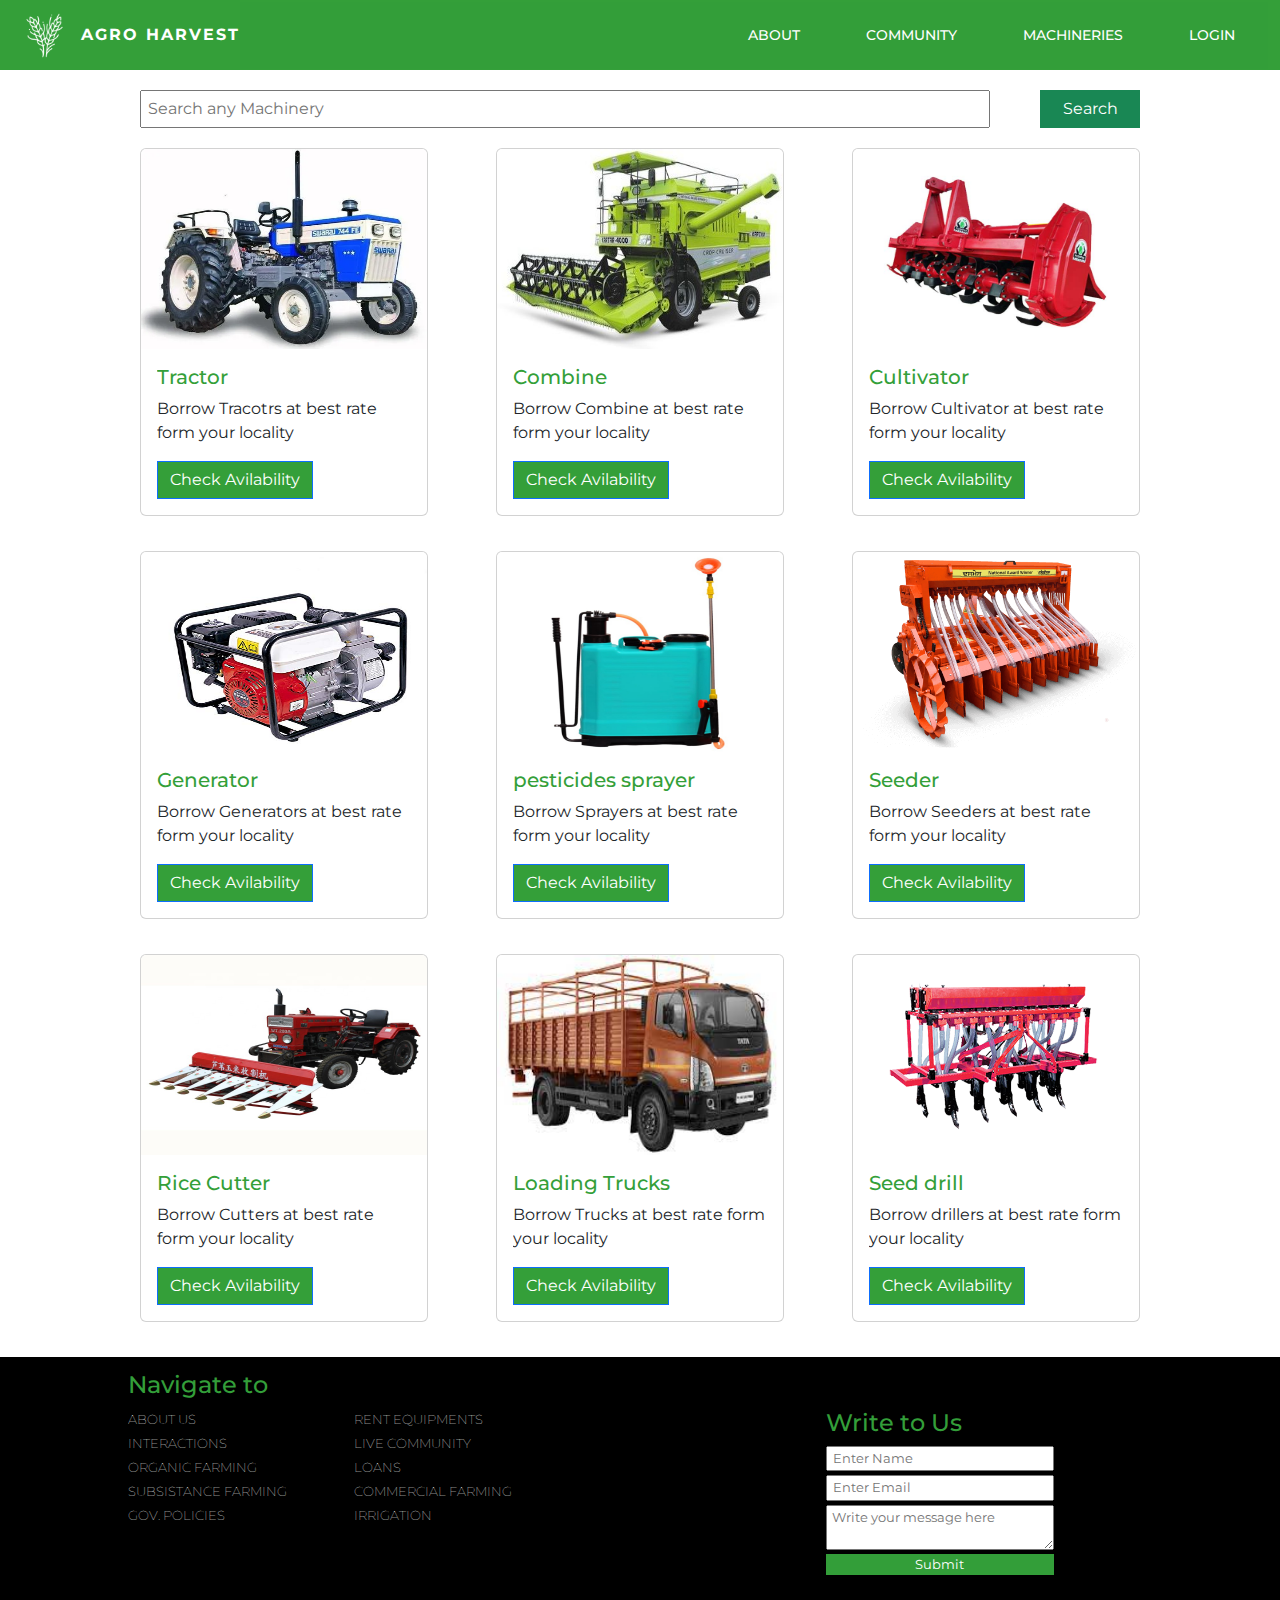
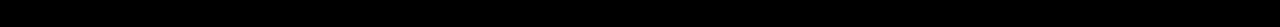
<file: rent.html>
<!DOCTYPE html>
<html lang="en">

<head>
    <meta charset="UTF-8">
    <meta http-equiv="X-UA-Compatible" content="IE=edge">
    <meta name="viewport" content="width=device-width, initial-scale=1.0">
    <title>Rent / Borrow Machineries</title>
    <link rel="stylesheet" href="https://cdn.jsdelivr.net/npm/bootstrap@5.3.0-alpha1/dist/css/bootstrap.min.css">
    <script src="https://cdn.jsdelivr.net/npm/bootstrap@5.3.0-alpha1/dist/js/bootstrap.bundle.min.js"></script>
    <link rel="preconnect" href="https://fonts.googleapis.com">
    <link rel="preconnect" href="https://fonts.gstatic.com" crossorigin>
    <link href="https://fonts.googleapis.com/css2?family=Montserrat:wght@500&display=swap" rel="stylesheet">
    <link rel="icon" type="image/x-icon" href="logo.png">
    <link rel="stylesheet" href="rent.css">
</head>

<body>
    <div class="navbar navbar-expand-lg navbar-light">
        <div class="container-fluid">
            <div class="navbar-header">
                <img src="logo.png" alt="error" class="navbar-brand">
                <span class="ltext">AGRO HARVEST</span>
            </div>
            <button class="navbar-toggler" type="button" data-bs-toggle="offcanvas" data-bs-target="#offcanvasNavbar">
                <span class="navbar-toggler-icon"></span>
            </button>
            <div class="offcanvas offcanvas-end" tabindex="-1" id="offcanvasNavbar">
                <div class="offcanvas-header">
                    <h5 class="offcanvas-title" id="offcanvasNavbarLabel">Home</h5>
                    <button type="button" class="btn-close" data-bs-dismiss="offcanvas"></button>
                </div>
                <div class="offcanvas-body">
                    <ul class="navbar-nav justify-content-end flex-grow-1">
                        <li class="nav-item"><a class="nav-link" href="about.html">ABOUT</a></li>
                        <li class="nav-item"><a class="nav-link" href="Community.html">COMMUNITY</a></li>
                        <li class="nav-item"><a class="nav-link" href="rent.html">MACHINERIES</a></li>
                        <li class="nav-item"><a class="nav-link" href="#">LOGIN</a></li>
                    </ul>
                </div>
            </div>
        </div>
    </div>
    <div class="container">
        <div class="topsearch">
            <input type="search" name="search" id="search" placeholder=" Search any Machinery">
            <button class="btn btn-success">Search</button>
        </div>
        <div class="cardline">
            <div class="card" style="width: 18rem;">
                <img src="tractor.jpg" class="card-img-top" alt="...">
                <div class="card-body">
                    <h5 class="card-title">Tractor</h5>
                    <p class="card-text">Borrow Tracotrs at best rate form your locality</p>
                    <a href="#" class="btn btn-primary">Check Avilability</a>
                </div>
            </div>
            <div class="card" style="width: 18rem;">
                <img src="combine.jpg" class="card-img-top" alt="...">
                <div class="card-body">
                    <h5 class="card-title">Combine</h5>
                    <p class="card-text">Borrow Combine at best rate form your locality</p>
                    <a href="#" class="btn btn-primary">Check Avilability</a>
                </div>
            </div>
            <div class="card" style="width: 18rem;">
                <img src="cultivator.jpg" class="card-img-top" alt="...">
                <div class="card-body">
                    <h5 class="card-title">Cultivator</h5>
                    <p class="card-text">Borrow Cultivator at best rate form your locality</p>
                    <a href="#" class="btn btn-primary">Check Avilability</a>
                </div>
            </div>
        </div>
        <div class="cardline">
            <div class="card" style="width: 18rem;">
                <img src="generator.jpg" class="card-img-top" alt="...">
                <div class="card-body">
                    <h5 class="card-title">Generator</h5>
                    <p class="card-text">Borrow Generators at best rate form your locality</p>
                    <a href="#" class="btn btn-primary">Check Avilability</a>
                </div>
            </div>
            <div class="card" style="width: 18rem;">
                <img src="sprayer1.jpg" class="card-img-top" alt="...">
                <div class="card-body">
                    <h5 class="card-title">pesticides sprayer</h5>
                    <p class="card-text">Borrow Sprayers at best rate form your locality</p>
                    <a href="#" class="btn btn-primary">Check Avilability</a>
                </div>
            </div>
            <div class="card" style="width: 18rem;">
                <img src="seeder1.jpg" class="card-img-top" alt="...">
                <div class="card-body">
                    <h5 class="card-title">Seeder</h5>
                    <p class="card-text">Borrow Seeders at best rate form your locality</p>
                    <a href="#" class="btn btn-primary">Check Avilability</a>
                </div>
            </div>
        </div>
        <div class="cardline">
            <div class="card" style="width: 18rem;">
                <img src="rice_cutter.jpg" class="card-img-top" alt="...">
                <div class="card-body">
                    <h5 class="card-title">Rice Cutter</h5>
                    <p class="card-text">Borrow Cutters at best rate form your locality</p>
                    <a href="#" class="btn btn-primary">Check Avilability</a>
                </div>
            </div>
            <div class="card" style="width: 18rem;">
                <img src="truck.jpeg" class="card-img-top" alt="...">
                <div class="card-body">
                    <h5 class="card-title">Loading Trucks</h5>
                    <p class="card-text">Borrow Trucks at best rate form your locality</p>
                    <a href="#" class="btn btn-primary">Check Avilability</a>
                </div>
            </div>
            <div class="card" style="width: 18rem;">
                <img src="seed_drill.png" class="card-img-top" alt="...">
                <div class="card-body">
                    <h5 class="card-title">Seed drill</h5>
                    <p class="card-text">Borrow drillers at best rate form your locality</p>
                    <a href="#" class="btn btn-primary">Check Avilability</a>
                </div>
            </div>
        </div>
    </div>
    <footer>
        <div class="foot" id="foot1">
            <h4>Navigate to</h4>
            <div id="links">
                <ul>
                    <li><a href="about.html">About Us</a></li>
                    <li><a href="Community.html">Interactions</a></li>
                    <li><a href="Organics.html">Organic Farming</a></li>
                    <li><a href="#">Subsistance Farming</a></li>
                    <li><a href="#">Gov. Policies</a></li>
                </ul>
                <ul>
                    <li><a href="rent.html">Rent equipments</a></li>
                    <li><a href="Chat.html">Live Community</a></li>
                    <li><a href="#">Loans</a></li>
                    <li><a href="Commercial.html">Commercial farming</a></li>
                    <li><a href="#">Irrigation</a></li>
                </ul>
            </div>

        </div>
        <div class="foot" id="foot3">
            <form action="">
                <h4>Write to Us</h4>
                <input type="name" name="name" id="name" placeholder=" Enter Name">
                <input type="email" name="email" id="email" placeholder=" Enter Email">
                <textarea name="textarea" id="" cols="21" rows="2" placeholder=" Write your message here"></textarea>
                <button type="submit">
                    Submit
                </button>
            </form>
        </div>

    </footer>
</body>

</html>
</file>
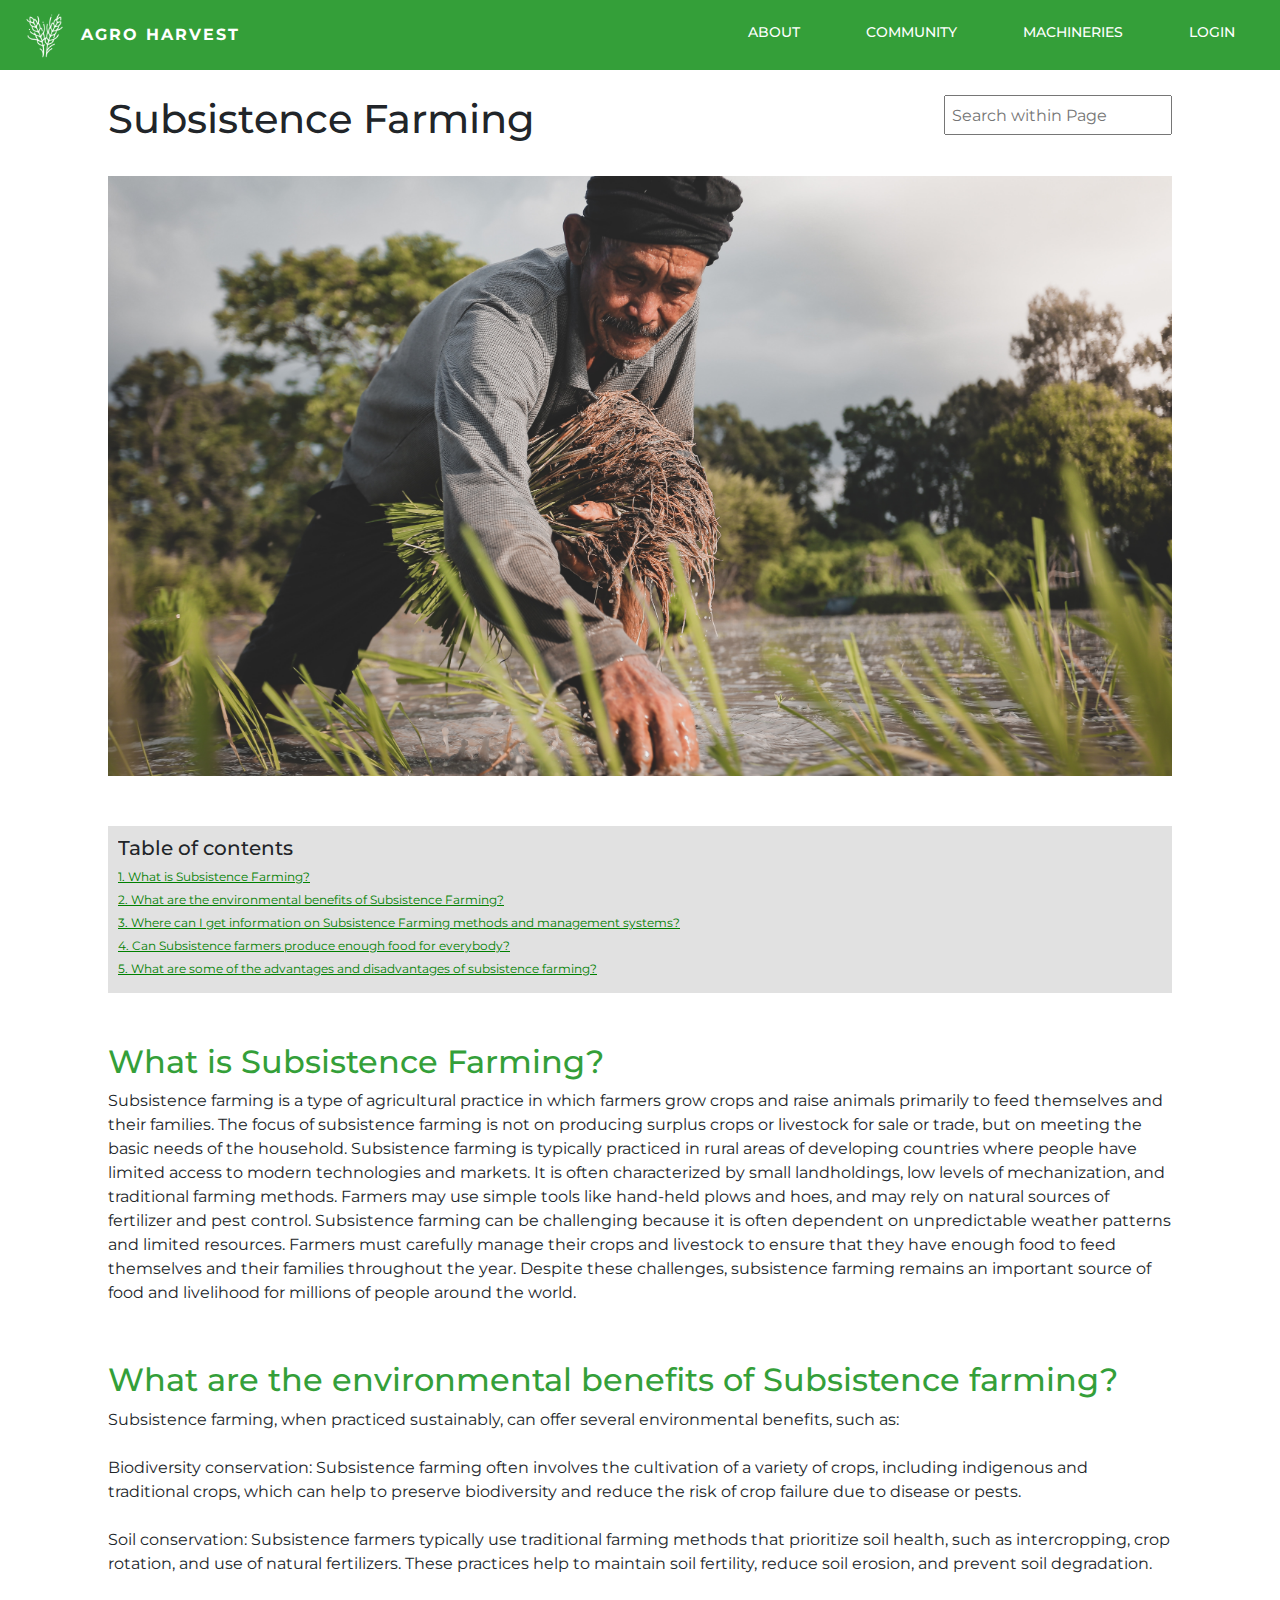
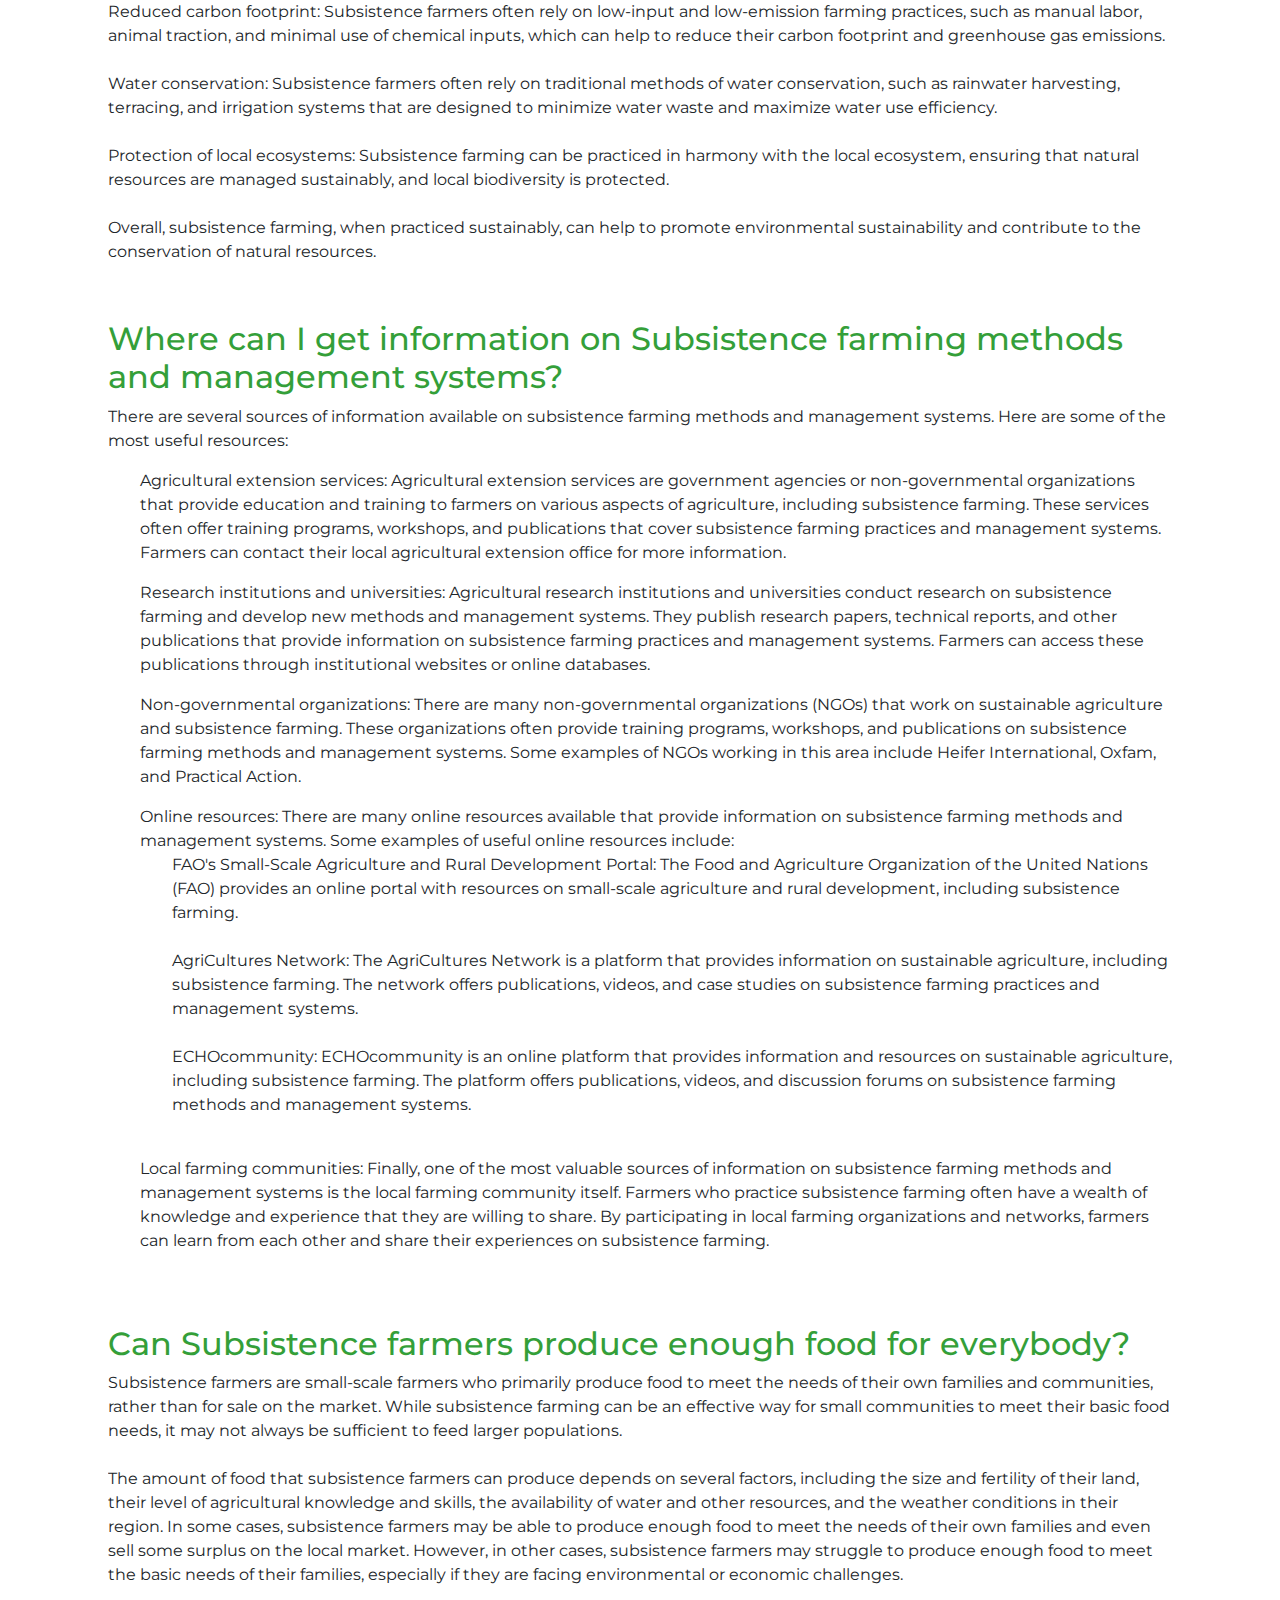
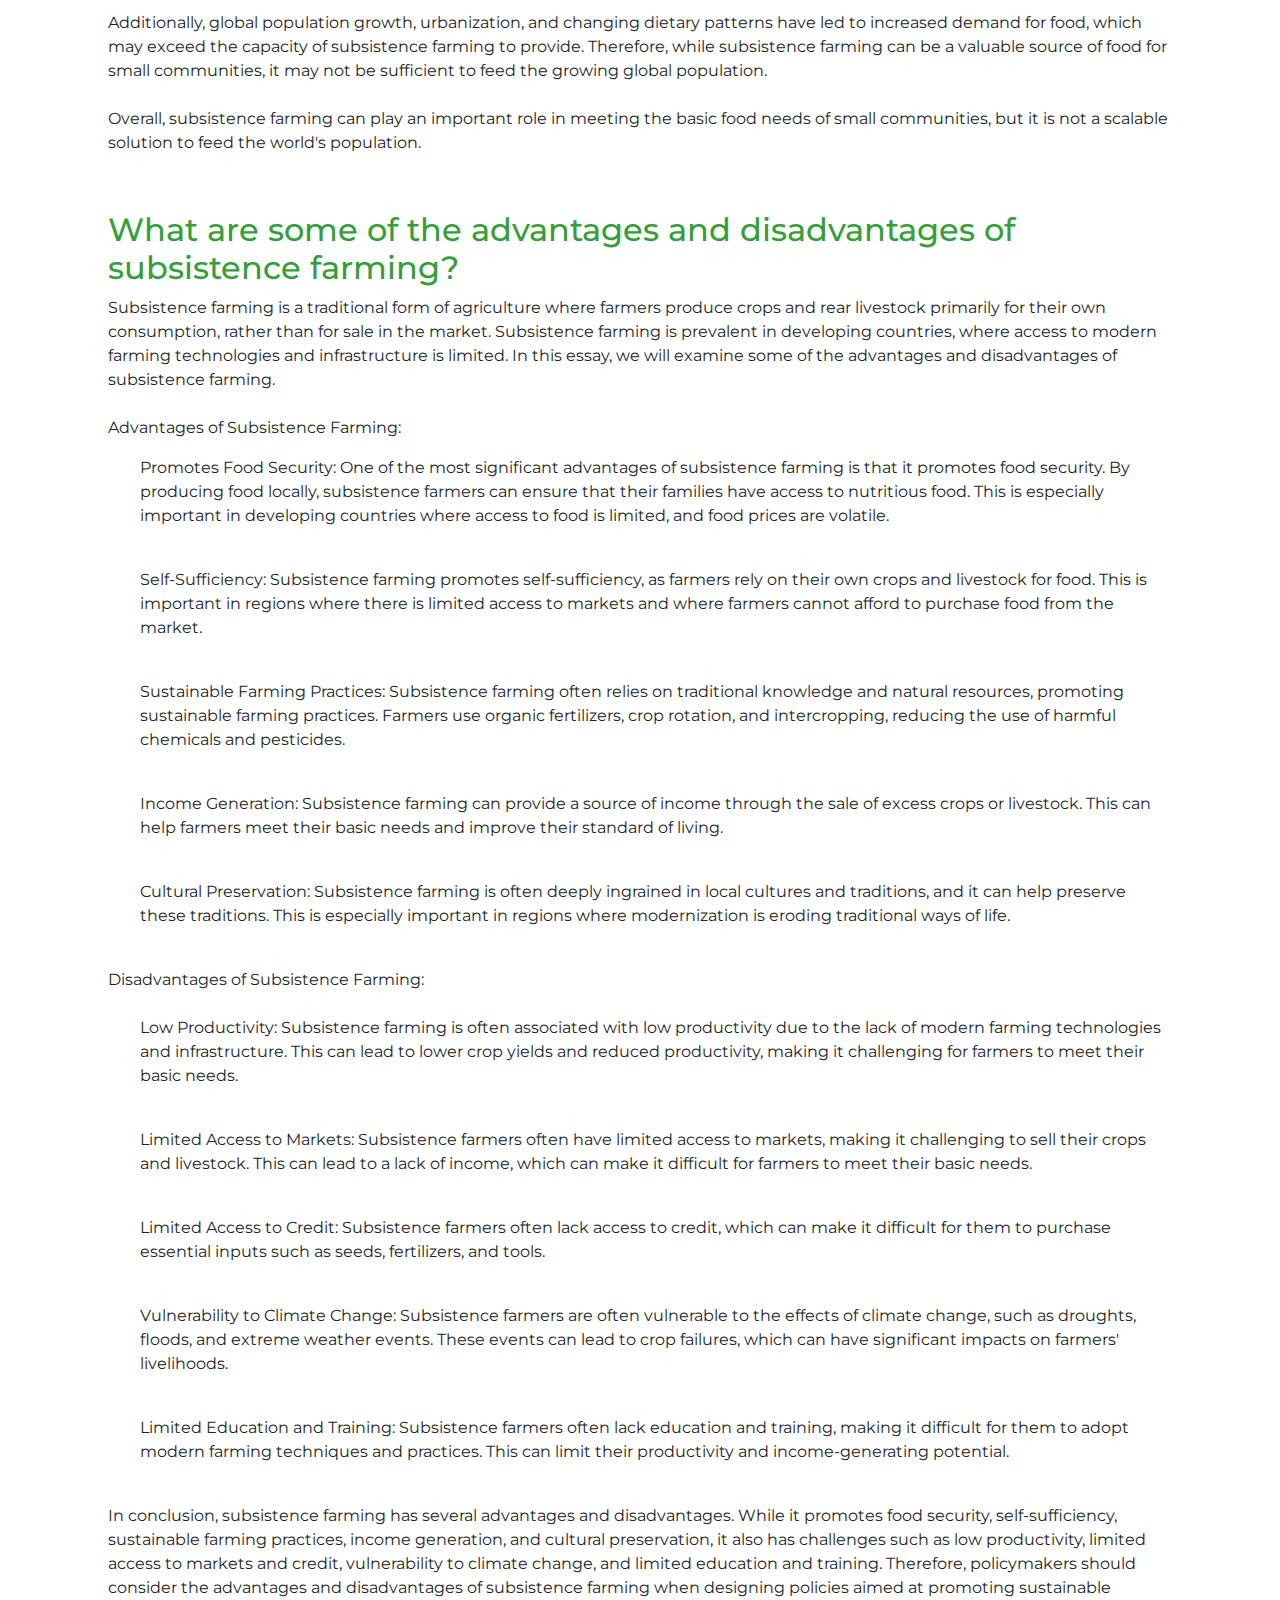
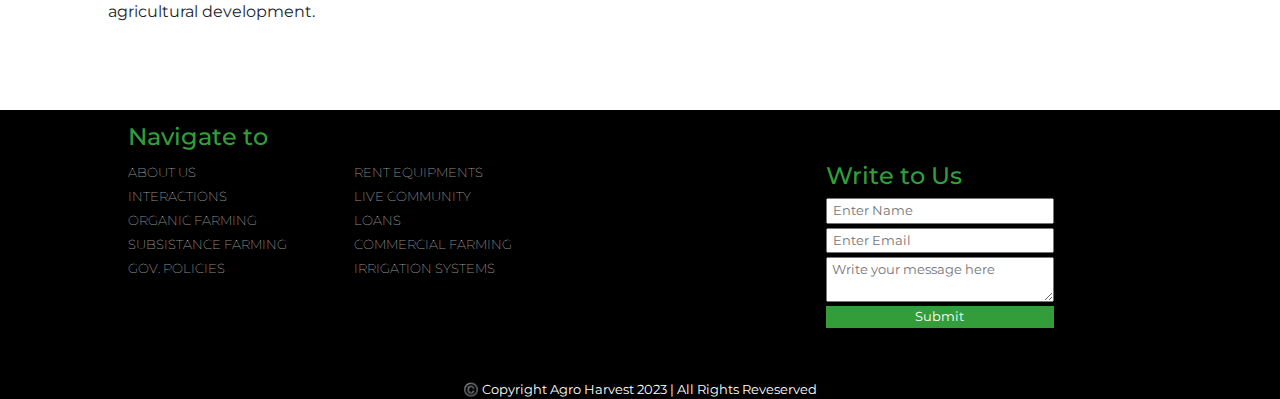
<file: Subsistence.html>
<!DOCTYPE html>
<html lang="en">

<head>
    <meta charset="UTF-8">
    <meta http-equiv="X-UA-Compatible" content="IE=edge">
    <meta name="viewport" content="width=device-width, initial-scale=1.0">
    <title>Subsistence Farming</title>
    <link rel="stylesheet" href="https://cdn.jsdelivr.net/npm/bootstrap@5.3.0-alpha1/dist/css/bootstrap.min.css">
    <script src="https://cdn.jsdelivr.net/npm/bootstrap@5.3.0-alpha1/dist/js/bootstrap.bundle.min.js"></script>
    <link rel="preconnect" href="https://fonts.googleapis.com">
    <link rel="preconnect" href="https://fonts.gstatic.com" crossorigin>
    <link href="https://fonts.googleapis.com/css2?family=Montserrat:wght@500&display=swap" rel="stylesheet">
    <link rel="icon" type="image/x-icon" href="logo.png">
    <link rel="stylesheet" href="Subsistence.css">
</head>

<body>
    <div class="navbar navbar-expand-lg navbar-light">
        <div class="container-fluid">
            <div class="navbar-header">
                <img src="logo.png" alt="error" class="navbar-brand">
                <span class="ltext">AGRO HARVEST</span>
            </div>
            <button class="navbar-toggler" type="button" data-bs-toggle="offcanvas" data-bs-target="#offcanvasNavbar">
                <span class="navbar-toggler-icon"></span>
            </button>
            <div class="offcanvas offcanvas-end" tabindex="-1" id="offcanvasNavbar">
                <div class="offcanvas-header">
                    <h5 class="offcanvas-title" id="offcanvasNavbarLabel">Home</h5>
                    <button type="button" class="btn-close" data-bs-dismiss="offcanvas"></button>
                </div>
                <div class="offcanvas-body">
                    <ul class="navbar-nav justify-content-end flex-grow-1">
                        <li class="nav-item"><a class="nav-link" href="about.html">ABOUT</a></li>
                        <li class="nav-item"><a class="nav-link" href="Community.html">COMMUNITY</a></li>
                        <li class="nav-item"><a class="nav-link" href="rent.html">MACHINERIES</a></li>
                        <li class="nav-item"><a class="nav-link" href="#">LOGIN</a></li>
                    </ul>
                </div>
            </div>
        </div>
    </div>
    <div class="container">
        <div id="topbar">
            <h1>Subsistence Farming</h1>
            <input type="search" placeholder=" Search within Page">
        </div>
        <div class="imgcontainer">
            <img src="subsistence.jpg" alt="error">
        </div>
        <div class="topics">
            <h5>Table of contents</h5>
            <p><a href="#tc1">1. What is Subsistence Farming?</a></p>
            <p><a href="#tc2">2. What are the environmental benefits of Subsistence Farming?</p>
            <p><a href="#tc3">3. Where can I get information on Subsistence Farming methods and management systems?</a></p>
            <p><a href="#tc4">4. Can Subsistence farmers produce enough food for everybody?</a></p>
            <p><a href="#tc5">5. What are some of the advantages and disadvantages of subsistence farming? </a></p>
        </div>
        <div class="topic_content" id="tc1">
            <h2>What is Subsistence Farming?</h2>
            <p>
                Subsistence farming is a type of agricultural practice in which farmers grow crops and raise animals primarily to feed themselves and their families. The focus of subsistence farming is not on producing surplus crops or livestock for sale or trade, but on meeting the basic needs of the household.

                Subsistence farming is typically practiced in rural areas of developing countries where people have limited access to modern technologies and markets. It is often characterized by small landholdings, low levels of mechanization, and traditional farming methods. Farmers may use simple tools like hand-held plows and hoes, and may rely on natural sources of fertilizer and pest control.

                Subsistence farming can be challenging because it is often dependent on unpredictable weather patterns and limited resources. Farmers must carefully manage their crops and livestock to ensure that they have enough food to feed themselves and their families throughout the year. Despite these challenges, subsistence farming remains an important source of food and livelihood for millions of people around the world.

            </p>
        </div>
        <div class="topic_content" id="tc2">
            <h2>What are the environmental benefits of Subsistence farming?</h2>
            <p>
                Subsistence farming, when practiced sustainably, can offer several environmental benefits, such as:<br><br>
                Biodiversity conservation: Subsistence farming often involves the cultivation of a variety of crops, including indigenous and traditional crops, which can help to preserve biodiversity and reduce the risk of crop failure due to disease or pests.<br><br>

                Soil conservation: Subsistence farmers typically use traditional farming methods that prioritize soil health, such as intercropping, crop rotation, and use of natural fertilizers. These practices help to maintain soil fertility, reduce soil erosion, and prevent soil degradation.<br><br>

                Reduced carbon footprint: Subsistence farmers often rely on low-input and low-emission farming practices, such as manual labor, animal traction, and minimal use of chemical inputs, which can help to reduce their carbon footprint and greenhouse gas emissions.<br><br>

                Water conservation: Subsistence farmers often rely on traditional methods of water conservation, such as rainwater harvesting, terracing, and irrigation systems that are designed to minimize water waste and maximize water use efficiency. <br><br>

                Protection of local ecosystems: Subsistence farming can be practiced in harmony with the local ecosystem, ensuring that natural resources are managed sustainably, and local biodiversity is protected. <br><br>

                Overall, subsistence farming, when practiced sustainably, can help to promote environmental sustainability and contribute to the conservation of natural resources.
            </p>
        </div>
        <div class="topic_content" id="tc3">
            <h2>Where can I get information on Subsistence farming methods and management systems?</h2>
            <p>
                There are several sources of information available on subsistence farming methods and management systems. Here are some of the most useful resources:
                <!-- <li> -->
                    <ul>Agricultural extension services: Agricultural extension services are government agencies or non-governmental organizations that provide education and training to farmers on various aspects of agriculture, including subsistence farming. These services often offer training programs, workshops, and publications that cover subsistence farming practices and management systems. Farmers can contact their local agricultural extension office for more information.</ul>
                    <ul>
                        Research institutions and universities: Agricultural research institutions and universities conduct research on subsistence farming and develop new methods and management systems. They publish research papers, technical reports, and other publications that provide information on subsistence farming practices and management systems. Farmers can access these publications through institutional websites or online databases.
                    </ul>
                    <ul>
                        Non-governmental organizations: There are many non-governmental organizations (NGOs) that work on sustainable agriculture and subsistence farming. These organizations often provide training programs, workshops, and publications on subsistence farming methods and management systems. Some examples of NGOs working in this area include Heifer International, Oxfam, and Practical Action.
                    </ul>
                    <ul>
                        Online resources: There are many online resources available that provide information on subsistence farming methods and management systems. Some examples of useful online resources include:
                        <ul>
                            FAO's Small-Scale Agriculture and Rural Development Portal: The Food and Agriculture Organization of the United Nations (FAO) provides an online portal with resources on small-scale agriculture and rural development, including subsistence farming.
                        </ul><br>
                        <ul>
                            AgriCultures Network: The AgriCultures Network is a platform that provides information on sustainable agriculture, including subsistence farming. The network offers publications, videos, and case studies on subsistence farming practices and management systems.
                        </ul><br>
                        <ul>
                            ECHOcommunity: ECHOcommunity is an online platform that provides information and resources on sustainable agriculture, including subsistence farming. The platform offers publications, videos, and discussion forums on subsistence farming methods and management systems.
                        </ul><br>
                    </ul>
                    <ul>
                        Local farming communities: Finally, one of the most valuable sources of information on subsistence farming methods and management systems is the local farming community itself. Farmers who practice subsistence farming often have a wealth of knowledge and experience that they are willing to share. By participating in local farming organizations and networks, farmers can learn from each other and share their experiences on subsistence farming.
                    </ul>
                <!-- </li> -->
            </p>
        </div>
        <div class="topic_content" id="tc4">
            <h2>Can Subsistence farmers produce enough food for everybody?</h2>
            <p>
                Subsistence farmers are small-scale farmers who primarily produce food to meet the needs of their own families and communities, rather than for sale on the market. While subsistence farming can be an effective way for small communities to meet their basic food needs, it may not always be sufficient to feed larger populations. <br><br>

The amount of food that subsistence farmers can produce depends on several factors, including the size and fertility of their land, their level of agricultural knowledge and skills, the availability of water and other resources, and the weather conditions in their region. In some cases, subsistence farmers may be able to produce enough food to meet the needs of their own families and even sell some surplus on the local market. However, in other cases, subsistence farmers may struggle to produce enough food to meet the basic needs of their families, especially if they are facing environmental or economic challenges.<br><br>

Additionally, global population growth, urbanization, and changing dietary patterns have led to increased demand for food, which may exceed the capacity of subsistence farming to provide. Therefore, while subsistence farming can be a valuable source of food for small communities, it may not be sufficient to feed the growing global population.<br><br>

Overall, subsistence farming can play an important role in meeting the basic food needs of small communities, but it is not a scalable solution to feed the world's population.
            </p>
        </div>
        <div class="topic_content" id="tc5">
            <h2>What are some of the advantages and disadvantages of subsistence farming?</h2>
            <p>
                Subsistence farming is a traditional form of agriculture where farmers produce crops and rear livestock primarily for their own consumption, rather than for sale in the market. Subsistence farming is prevalent in developing countries, where access to modern farming technologies and infrastructure is limited. In this essay, we will examine some of the advantages and disadvantages of subsistence farming. <br><br>
                Advantages of Subsistence Farming: <br>
                <ul>
                    Promotes Food Security: One of the most significant advantages of subsistence farming is that it promotes food security. By producing food locally, subsistence farmers can ensure that their families have access to nutritious food. This is especially important in developing countries where access to food is limited, and food prices are volatile.
                </ul><br>
                <ul>
                    Self-Sufficiency: Subsistence farming promotes self-sufficiency, as farmers rely on their own crops and livestock for food. This is important in regions where there is limited access to markets and where farmers cannot afford to purchase food from the market.
                </ul><br>
                <ul>
                    Sustainable Farming Practices: Subsistence farming often relies on traditional knowledge and natural resources, promoting sustainable farming practices. Farmers use organic fertilizers, crop rotation, and intercropping, reducing the use of harmful chemicals and pesticides.
                </ul><br>
                <ul>
                    Income Generation: Subsistence farming can provide a source of income through the sale of excess crops or livestock. This can help farmers meet their basic needs and improve their standard of living.
                </ul><br>
                <ul>
                    Cultural Preservation: Subsistence farming is often deeply ingrained in local cultures and traditions, and it can help preserve these traditions. This is especially important in regions where modernization is eroding traditional ways of life.
                </ul><br>
                Disadvantages of Subsistence Farming: <br><br>
                <ul>
                    Low Productivity: Subsistence farming is often associated with low productivity due to the lack of modern farming technologies and infrastructure. This can lead to lower crop yields and reduced productivity, making it challenging for farmers to meet their basic needs.
                </ul><br>
                <ul>
                    Limited Access to Markets: Subsistence farmers often have limited access to markets, making it challenging to sell their crops and livestock. This can lead to a lack of income, which can make it difficult for farmers to meet their basic needs.
                </ul><br>
                <ul>
                    Limited Access to Credit: Subsistence farmers often lack access to credit, which can make it difficult for them to purchase essential inputs such as seeds, fertilizers, and tools.
                </ul><br>
                <ul>
                    Vulnerability to Climate Change: Subsistence farmers are often vulnerable to the effects of climate change, such as droughts, floods, and extreme weather events. These events can lead to crop failures, which can have significant impacts on farmers' livelihoods.
                </ul><br>
                <ul>
                    Limited Education and Training: Subsistence farmers often lack education and training, making it difficult for them to adopt modern farming techniques and practices. This can limit their productivity and income-generating potential.
                </ul><br>
                In conclusion, subsistence farming has several advantages and disadvantages. While it promotes food security, self-sufficiency, sustainable farming practices, income generation, and cultural preservation, it also has challenges such as low productivity, limited access to markets and credit, vulnerability to climate change, and limited education and training. Therefore, policymakers should consider the advantages and disadvantages of subsistence farming when designing policies aimed at promoting sustainable agricultural development.
            </p>
        </div>
    </div>


    <!-- footer -->
    <footer>
        <div class="foot" id="foot1">
            <h4>Navigate to</h4>
            <div id="links">
                <ul>
                    <li><a href="about.html">About Us</a></li>
                    <li><a href="Community.html">Interactions</a></li>
                    <li><a href="Organics.html">Organic Farming</a></li>
                    <li><a href="#">Subsistance Farming</a></li>
                    <li><a href="#">Gov. Policies</a></li>
                </ul>
                <ul>
                    <li><a href="rent.html">Rent equipments</a></li>
                    <li><a href="Chat.html">Live Community</a></li>
                    <li><a href="#">Loans</a></li>
                    <li><a href="Commercial.html">Commercial farming</a></li>
                    <li><a href="#">Irrigation systems</a></li>
                </ul>
            </div>

        </div>
        <div class="foot" id="foot3">
            <form action="">
                <h4>Write to Us</h4>
                <input type="name" name="name" id="name" placeholder=" Enter Name">
                <input type="email" name="email" id="email" placeholder=" Enter Email">
                <textarea name="textarea" id="" cols="21" rows="2" placeholder=" Write your message here"></textarea>
                <button type="submit">
                    Submit
                </button>
            </form>
        </div>

    </footer>
    <p id="copy">©️ Copyright Agro Harvest 2023 | All Rights Reveserved</p>
</body>

</html>
</file>
<file: about.css>
* {
    font-family: 'Montserrat', Verdana, Geneva, Tahoma, sans-serif;
    box-sizing: border-box;
    overflow-x: hidden;
    scroll-behavior: smooth;
}

.navbar {
    background-color: rgb(52, 159, 57);
    padding: 0px;
    margin: 0px;
    height: 70px;
}

.container-fluid {
    height: 100%;
}

.navbar-brand {
    height: 45px;
    padding: 0px 25px;
}

.nav-item a {
    font-size: 14px;
    font-weight: 500;
    color: white;
}

.navbar ul li {
    border-radius: 20px;
    padding: 0px 15px;
    margin: 15px 10px;
    transition: 0.5s;
}

.navbar ul li:hover {
    background-color: white;
}

.navbar-toggler-icon {
    color: #fff;
}

.nav-item :hover {
    color: black;
}

.navbar-light .navbar-toggler-icon {
    background-image: url("data:image/svg+xml,%3csvg xmlns='http://www.w3.org/2000/svg' viewBox='0 0 30 30'%3e%3cpath stroke='rgb(255, 255, 255)' stroke-linecap='round' stroke-miterlimit='10' stroke-width='2' d='M4 7h22M4 15h22M4 23h22'/%3e%3c/svg%3e");
}

.navbar-header img {
    filter: invert(100%);
    padding: 0px 10px;
    margin: 0px 0px;
}

.ltext {
    color: #fff;
    font-size: 1rem;
    font-weight: bold;
    letter-spacing: 2px;
}

.offcanvas-body {
    background-color: rgb(51, 158, 57);
}

.banner {
    height: 450px;
    width: 100vw;
    background-image: linear-gradient(to top, rgba(9, 9, 9, 0.4), rgba(35, 33, 33, 0.501)),
        url('banner-about.jpg');
    background-size: cover;
    display: flex;
    flex-direction: column;
    align-items: center;
    justify-content: center;
}

.banner h1 {
    color: white;
    font-size: 70px;
    margin: 0px 0px;
    font-weight: bold;
    overflow: hidden;
}

.banner h2 {
    color: rgb(102 229 108);
    letter-spacing: 2px;
    word-spacing: 3px;
    font-weight: bold;
}

.banner button {
    font-size: 15px;
    padding: 0px 0px;
    background-color: rgba(255, 255, 255, 0);
    border-radius: 0px;
    border: 1.5px solid white;
    color: #fff;
    letter-spacing: 2px;
    font-weight: 500;
}

.banner a {
    color: #fff;
    text-decoration: none;
    display: block;
    /* border: 1px solid white; */
    width: 100%;
    height: 100%;
    padding: 5px 10px;
}

.banner a:hover {
    background-color: white;
    color: black;
}

.banner p {
    color: #fff;
    font-size: 1rem;
    text-align: center;
    width: 70%;
}

.section {
    margin-top: 40px;
    display: flex;
    flex-direction: column;
    width: 100vw;
    padding: 0px 150px;
    /* align-items: center; */
    /* justify-content: center; */

}

.section_content {
    display: flex;
    justify-content: space-between;
    border-bottom: 1px solid grey;
    margin-top: 20px;
    text-align: justify;

}

.section_content h5 {
    color: rgb(52, 159, 57);
}

.donate {
    width: 100%;
    margin: 30px 0px;
    padding: 0px 170px;
    display: flex;
    flex-direction: column;
    text-align: center;
    align-items: center;
}

.donate button {
    width: 100px;
    height: 40px;
    padding: 5px 10px;
    color: white;
    background-color: rgb(51, 158, 57);
    border: none;
}

.donate button:hover {
    background-color: black;
    color: white;
}

footer {
    width: 100vw;
    height: 30vh;
    background-color: black;
    display: flex;
    align-items: center;
    justify-content: space-around;
}

.foot {
    height: 90%;
    width: 30%;
    /* border: 1px solid white; */
    overflow: hidden;
}

form {
    width: 70%;
    display: flex;
    flex-direction: column;
    font-size: small;
}

form input,
textarea {
    width: 85%;
    margin-bottom: 4px;
}

form button {
    background-color: rgb(51, 158, 57);
    border: none;
    color: white;
    width: 85%;
}

textarea:focus,
input:focus {
    outline: none;
}

#foot3 {
    display: flex;
    align-items: center;
    justify-content: center;
}

#foot1 ul {
    padding: 0px;
}

#foot1 h4 {
    color: rgb(51, 158, 57);
}

#foot1 li a {
    list-style: none;
    color: white;
    font-size: 0.8rem;
    font-weight: lighter;
    text-transform: uppercase;
    text-decoration: none;
}

#foot1 li a:hover {
    color: rgb(51, 158, 57);
}

#links {
    display: flex;
    justify-content: space-between;
}

#foot3 h4 {
    color: rgb(51, 158, 57);
}

#copy {
    width: 100%;
    text-align: center;
    background-color: black;
    color: white;
    font-size: 0.8rem;
    margin-bottom: 0px;
}

@media only screen and (max-width:700px) {
    .banner h1 {
        font-size: 50px;
    }

    .section {
        padding: 0px 20px;
    }

    .donate {
        padding: 0px 40px;

    }

    #foot1 {
        width: 60%;
        padding: 0px 2px;
    }

    #foot3 {
        width: 40%;
        margin-right: 4px;
    }

    #foot3 form {
        width: 100%;
    }

    form input,
    textarea {
        width: 100%;
        margin-bottom: 6px;
    }

    form button {
        width: 100%;
    }

    #foot1 li a {
        font-size: 0.7rem;
    }
}
</file>
<file: organics.css>
* {
    font-family: 'Montserrat', Verdana, Geneva, Tahoma, sans-serif;
    box-sizing: border-box;
    overflow-x: hidden;
    scroll-behavior: smooth;
}

.navbar {
    background-color: rgb(52, 159, 57);
    padding: 0px;
    margin: 0px;
    height: 70px;
}

.container-fluid {
    height: 100%;
    overflow: hidden;
}

.navbar-brand {
    height: 45px;
    padding: 0px 25px;
}

.nav-item a {
    font-size: 14px;
    font-weight: 500;
    color: white;
}

.navbar ul li {
    border-radius: 20px;
    padding: 0px 15px;
    margin: 15px 10px;
    transition: 0.5s;
}

.navbar ul li:hover {
    background-color: white;
}

.navbar-toggler-icon {
    color: #fff;
}

.nav-item :hover {
    color: black;
}

.navbar-light .navbar-toggler-icon {
    background-image: url("data:image/svg+xml,%3csvg xmlns='http://www.w3.org/2000/svg' viewBox='0 0 30 30'%3e%3cpath stroke='rgb(255, 255, 255)' stroke-linecap='round' stroke-miterlimit='10' stroke-width='2' d='M4 7h22M4 15h22M4 23h22'/%3e%3c/svg%3e");
}

.navbar-header img {
    filter: invert(100%);
    padding: 0px 10px;
    margin: 0px 0px;
}

.ltext {
    color: #fff;
    font-size: 1rem;
    font-weight: bold;
    letter-spacing: 2px;
}

.container {
    width: 85%;
}

#topbar {
    display: flex;
    justify-content: space-between;
    margin: 25px 0px;
}

#topbar input {
    height: 40px;
}
#topbar input:focus{
    outline: none;
}
.imgcontainer {
    display: flex;
    align-items: center;
    justify-content: center;
    object-fit: cover;
    overflow: hidden;
}

.imgcontainer img {
    width: 100%;
    object-fit: cover;
    height: 400px;
}

/* Topics Section */
.topics{
    width: 100%;
    background-color: rgb(225, 225, 225);
    margin: 50px 0px;
    padding:10px 10px;
}
.topics p,a{
    color: green;
    margin-bottom: 5px;
    font-size: 0.75rem;
}
.topic_content
{
    margin-bottom: 40px;
}
.topic_content h2{
    color: rgb(52, 159, 57);
}






/* Footer css */
footer {
    width: 100vw;
    height: 30vh;
    background-color: black;
    display: flex;
    align-items: center;
    justify-content: space-around;
    margin-top: 30px;
}

.foot {
    height: 90%;
    width: 30%;
    overflow: hidden;
}

form {
    width: 70%;
    display: flex;
    flex-direction: column;
    font-size: small;
}

form input,
textarea {
    width: 85%;
    margin-bottom: 4px;
}

form button {
    background-color: rgb(51, 158, 57);
    border: none;
    color: white;
    width: 85%;
}

textarea:focus,
input:focus {
    outline: none;
}

#foot3 {
    display: flex;
    align-items: center;
    justify-content: center;
}

#foot1 ul {
    padding: 0px;
}

#foot1 h4 {
    color: rgb(51, 158, 57);
}

#foot1 li a {
    list-style: none;
    color: white;
    font-size: 0.8rem;
    font-weight: lighter;
    text-transform: uppercase;
    text-decoration: none;
}

#foot1 li a:hover {
    color: rgb(51, 158, 57);
}

#links {
    display: flex;
    justify-content: space-between;
}

#foot3 h4 {
    color: rgb(51, 158, 57);
}

#copy {
    width: 100%;
    text-align: center;
    background-color: black;
    color: white;
    font-size: 0.8rem;
    margin-bottom: 0px;
}

/* Media Queries */
@media only screen and (max-width:700px) {
    .container{
        width: 95%;
    }
    .imgcontainer img {
        height: 200px;
    }
    #foot1 {
        width: 60%;
        padding: 0px 2px;
    }

    #foot3 {
        width: 40%;
        margin-right: 4px;
    }

    #foot3 form {
        width: 100%;
    }

    form input,
    textarea {
        width: 100%;
        margin-bottom: 6px;
    }

    form button {
        width: 100%;
    }

    #foot1 li a {
        font-size: 0.7rem;
    }
}
</file>
<file: rent.css>
* {
    font-family: 'Montserrat', Verdana, Geneva, Tahoma, sans-serif;
    box-sizing: border-box;
    overflow-x: hidden;
    scroll-behavior: smooth;
}

.navbar {
    background-color: rgb(52, 159, 57);
    padding: 0px;
    margin: 0px;
    height: 70px;
}

.container-fluid {
    height: 100%;
}

.navbar-brand {
    height: 45px;
    padding: 0px 25px;
}

.nav-item a {
    font-size: 14px;
    font-weight: 500;
    color: white;
}

.navbar ul li {
    border-radius: 20px;
    padding: 0px 15px;
    margin: 15px 10px;
    transition: 0.5s;
}

.navbar ul li:hover {
    background-color: white;
}

.navbar-toggler-icon {
    color: #fff;
}

.nav-item :hover {
    color: black;
}

.navbar-light .navbar-toggler-icon {
    background-image: url("data:image/svg+xml,%3csvg xmlns='http://www.w3.org/2000/svg' viewBox='0 0 30 30'%3e%3cpath stroke='rgb(255, 255, 255)' stroke-linecap='round' stroke-miterlimit='10' stroke-width='2' d='M4 7h22M4 15h22M4 23h22'/%3e%3c/svg%3e");
}

.navbar-header img {
    filter: invert(100%);
    padding: 0px 10px;
    margin: 0px 0px;
}
.offcanvas-body{
    background-color: rgb(51, 158, 57);
}

.card img {
    height: 200px;
    width: 100%;
    /* object-fit: cover; */
}

.card-body a {
    border-radius: 0px;
    background-color: rgb(52, 159, 57);
}

.card-body a:hover {
    background-color: rgb(14, 97, 18);

}

.ltext {
    color: #fff;
    font-size: 1rem;
    font-weight: bold;
    letter-spacing: 2px;
}

.container {
    width: 80%;
}

.topsearch {
    display: flex;
    justify-content: space-between;
    width: 100%;
    margin: 20px 0px;
}

.topsearch input {
    width: 85%;
}

.topsearch input:focus {
    outline: none;
}

.topsearch button {
    border-radius: 0px;
    width: 10%;
}

.cardline {
    display: flex;
    align-items: center;
    justify-content: space-between;
    flex-wrap: wrap;
}
.card{
    margin-bottom: 35px;
}
.card-title {
    color: rgb(52, 159, 57);
}


/* Footer Css */

footer {
    width: 100vw;
    height: 30vh;
    background-color: black;
    display: flex;
    align-items: center;
    justify-content: space-around;
}

.foot {
    height: 90%;
    width: 30%;
    /* border: 1px solid white; */
    overflow: hidden;
}

form {
    width: 70%;
    display: flex;
    flex-direction: column;
    font-size: small;
}

form input,
textarea {
    width: 85%;
    margin-bottom: 4px;
}

form button {
    background-color: rgb(51, 158, 57);
    border: none;
    color: white;
    width: 85%;
}

textarea:focus,
input:focus {
    outline: none;
}

#foot3 {
    display: flex;
    align-items: center;
    justify-content: center;
}

#foot1 ul {
    padding: 0px;
}

#foot1 h4 {
    color: rgb(51, 158, 57);
}

#foot1 li a {
    list-style: none;
    color: white;
    font-size: 0.8rem;
    font-weight: lighter;
    text-transform: uppercase;
    text-decoration: none;
}

#foot1 li a:hover {
    color: rgb(51, 158, 57);
}

#links {
    display: flex;
    justify-content: space-between;
}

#foot3 h4 {
    color: rgb(51, 158, 57);
}

#copy {
    width: 100%;
    text-align: center;
    background-color: black;
    color: white;
    font-size: 0.8rem;
    margin-bottom: 0px;
}
</file>
<file: Subsistence.css>
* {
    font-family: 'Montserrat', Verdana, Geneva, Tahoma, sans-serif;
    box-sizing: border-box;
    overflow-x: hidden;
    scroll-behavior: smooth;
}

.navbar {
    background-color: rgb(52, 159, 57);
    padding: 0px;
    margin: 0px;
    height: 70px;
}

.container-fluid {
    height: 100%;
    overflow: hidden;
}

.navbar-brand {
    height: 45px;
    padding: 0px 25px;
}

.nav-item a {
    font-size: 14px;
    font-weight: 500;
    color: white;
}

.navbar ul li {
    border-radius: 20px;
    padding: 0px 15px;
    margin: 15px 10px;
    transition: 0.5s;
}

.navbar ul li:hover {
    background-color: white;
}

.navbar-toggler-icon {
    color: #fff;
}

.nav-item :hover {
    color: black;
}

.navbar-light .navbar-toggler-icon {
    background-image: url("data:image/svg+xml,%3csvg xmlns='http://www.w3.org/2000/svg' viewBox='0 0 30 30'%3e%3cpath stroke='rgb(255, 255, 255)' stroke-linecap='round' stroke-miterlimit='10' stroke-width='2' d='M4 7h22M4 15h22M4 23h22'/%3e%3c/svg%3e");
}

.navbar-header img {
    filter: invert(100%);
    padding: 0px 10px;
    margin: 0px 0px;
}

.ltext {
    color: #fff;
    font-size: 1rem;
    font-weight: bold;
    letter-spacing: 2px;
}

.container {
    width: 85%;
}

#topbar {
    display: flex;
    justify-content: space-between;
    margin: 25px 0px;
}

#topbar input {
    height: 40px;
}
#topbar input:focus{
    outline: none;
}
.imgcontainer {
    display: flex;
    align-items: center;
    justify-content: center;
    object-fit: cover;
    overflow: hidden;
}

.imgcontainer img {
    width: 100%;
    object-fit: cover;
    height: 600px;
}

/* Topics Section */
.topics{
    width: 100%;
    background-color: rgb(225, 225, 225);
    margin: 50px 0px;
    padding:10px 10px;
}
.topics p,a{
    color: green;
    margin-bottom: 5px;
    font-size: 0.75rem;
}
.topic_content
{
    margin-bottom: 40px;
}
.topic_content h2{
    color: rgb(52, 159, 57);
}






/* Footer css */
footer {
    width: 100vw;
    height: 30vh;
    background-color: black;
    display: flex;
    align-items: center;
    justify-content: space-around;
    margin-top: 30px;
}

.foot {
    height: 90%;
    width: 30%;
    overflow: hidden;
}

form {
    width: 70%;
    display: flex;
    flex-direction: column;
    font-size: small;
}

form input,
textarea {
    width: 85%;
    margin-bottom: 4px;
}

form button {
    background-color: rgb(51, 158, 57);
    border: none;
    color: white;
    width: 85%;
}

textarea:focus,
input:focus {
    outline: none;
}

#foot3 {
    display: flex;
    align-items: center;
    justify-content: center;
}

#foot1 ul {
    padding: 0px;
}

#foot1 h4 {
    color: rgb(51, 158, 57);
}

#foot1 li a {
    list-style: none;
    color: white;
    font-size: 0.8rem;
    font-weight: lighter;
    text-transform: uppercase;
    text-decoration: none;
}

#foot1 li a:hover {
    color: rgb(51, 158, 57);
}

#links {
    display: flex;
    justify-content: space-between;
}

#foot3 h4 {
    color: rgb(51, 158, 57);
}

#copy {
    width: 100%;
    text-align: center;
    background-color: black;
    color: white;
    font-size: 0.8rem;
    margin-bottom: 0px;
}

/* Media Queries */
@media only screen and (max-width:700px) {
    .container{
        width: 95%;
    }
    .imgcontainer img {
        height: 200px;
    }
    #foot1 {
        width: 60%;
        padding: 0px 2px;
    }

    #foot3 {
        width: 40%;
        margin-right: 4px;
    }

    #foot3 form {
        width: 100%;
    }

    form input,
    textarea {
        width: 100%;
        margin-bottom: 6px;
    }

    form button {
        width: 100%;
    }

    #foot1 li a {
        font-size: 0.7rem;
    }
}
</file>
